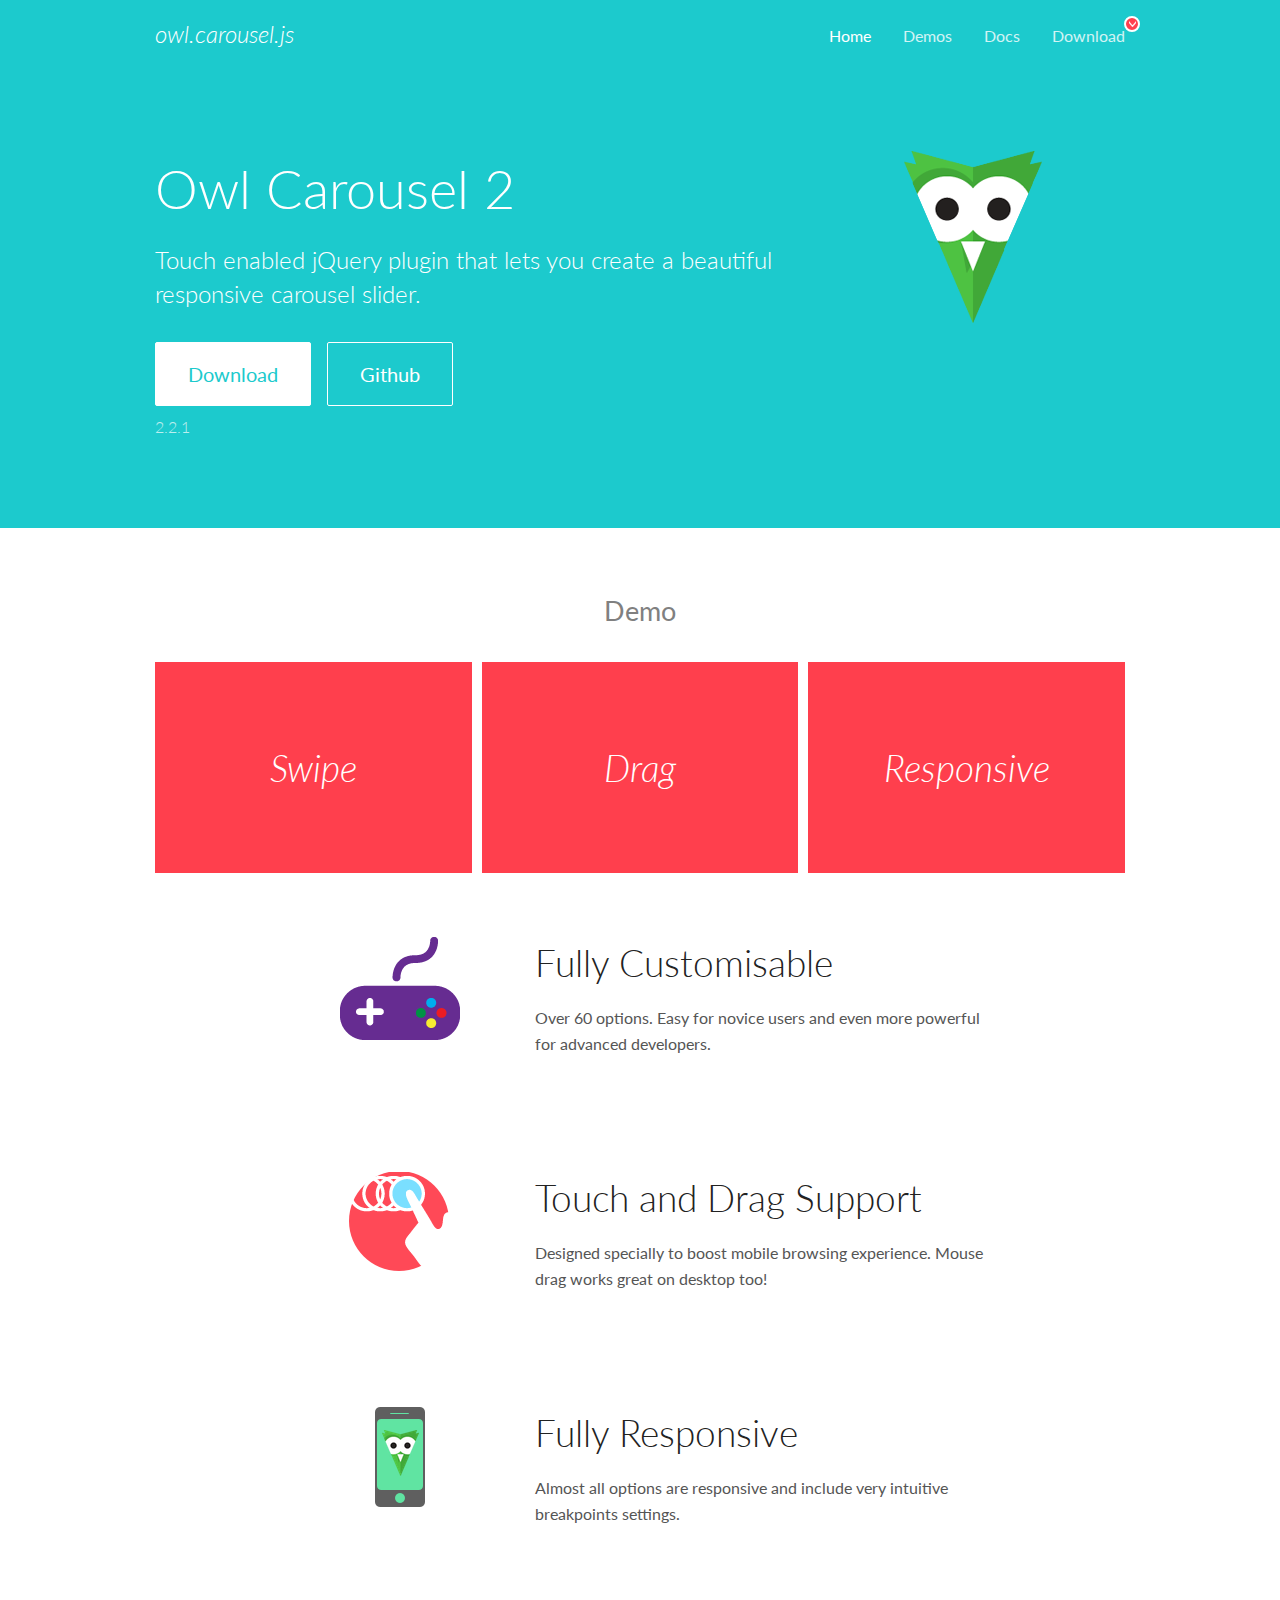
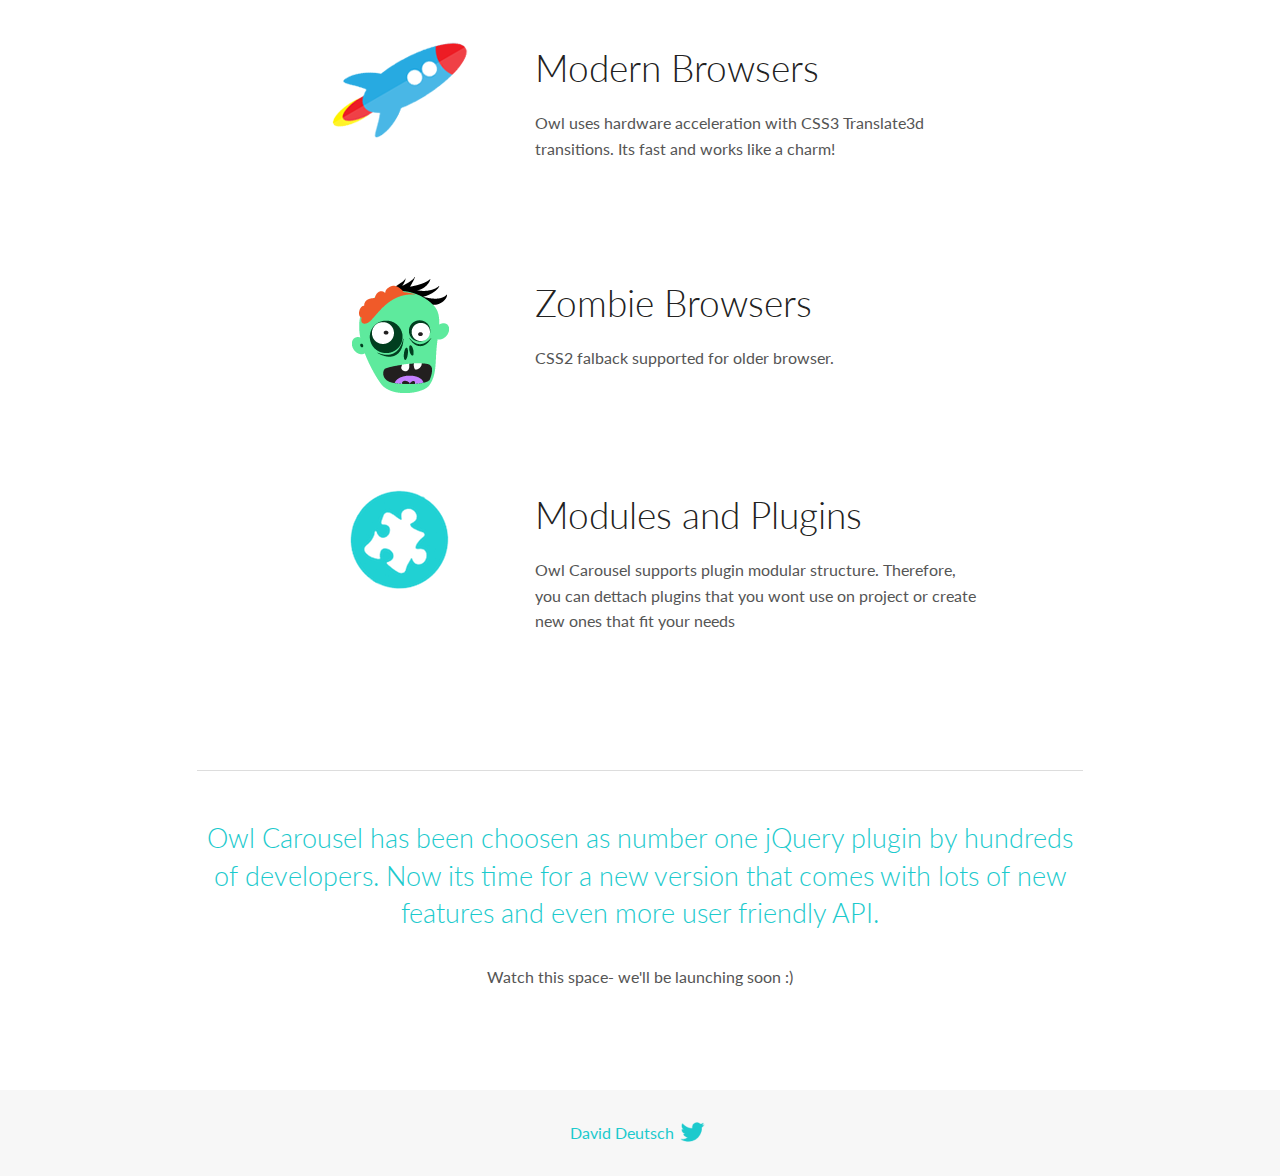
<file: assets/lib/owl.carousel/docs/index.html>
<!DOCTYPE html>
<html lang="en">
  <head>

    <!-- head -->
    <meta charset="utf-8">
    <meta name="msapplication-tap-highlight" content="no" />
    <meta name="viewport" content="width=device-width, initial-scale=1.0" />
    <meta name="description" content="Touch enabled jQuery plugin that lets you create beautiful responsive carousel slider.">
    <meta name="author" content="David Deutsch">
    <title>
      Home | Owl Carousel | 2.2.1
    </title>

    <!-- Stylesheets -->
    <link href='https://fonts.googleapis.com/css?family=Lato:300,400,700,400italic,300italic' rel='stylesheet' type='text/css'>
    <link rel="stylesheet" href="assets/css/docs.theme.min.css">

    <!-- Owl Stylesheets -->
    <link rel="stylesheet" href="assets/owlcarousel/assets/owl.carousel.min.css">
    <link rel="stylesheet" href="assets/owlcarousel/assets/owl.theme.default.min.css">

    <!-- HTML5 shim and Respond.js IE8 support of HTML5 elements and media queries -->

    <!--[if lt IE 9]>
      <script src="https://oss.maxcdn.com/libs/html5shiv/3.7.0/html5shiv.js"></script>
      <script src="https://oss.maxcdn.com/libs/respond.js/1.3.0/respond.min.js"></script>
    <![endif]-->

    <!-- Favicons -->
    <link rel="apple-touch-icon-precomposed" sizes="144x144" href="assets/ico/apple-touch-icon-144-precomposed.png">
    <link rel="shortcut icon" href="assets/ico/favicon.png">
    <link rel="shortcut icon" href="favicon.ico">

    <!-- Yeah i know js should not be in header. Its required for demos.-->

    <!-- javascript -->
    <script src="assets/vendors/jquery.min.js"></script>
    <script src="assets/owlcarousel/owl.carousel.js"></script>
  </head>
  <body>

    <!-- header -->
    <header class="header">
      <div class="row">
        <div class="large-12 columns">
          <div class="brand left">
            <h3>
              <a href="/OwlCarousel2/">owl.carousel.js</a> 
            </h3>
          </div>
          <a id="toggle-nav" class="right">
            <span></span> <span></span> <span></span> 
          </a> 
          <div class="nav-bar">
            <ul class="clearfix">
              <li class="active">
                <a href="/OwlCarousel2/index.html">Home</a> 
              </li>
              <li> <a href="/OwlCarousel2/demos/demos.html">Demos</a>  </li>
              <li> <a href="/OwlCarousel2/docs/started-welcome.html">Docs</a>  </li>
              <li>
                <a href="https://github.com/OwlCarousel2/OwlCarousel2/archive/2.2.1.zip">Download</a> 
                <span class="download"></span> 
              </li>
            </ul>
          </div>
        </div>
      </div>
    </header>

    <!-- home panel -->
    <section id="hero">
      <div class="row">
        <div class="large-8 medium-8 columns">
          <h1>Owl Carousel 2</h1>
          <h4>Touch enabled jQuery plugin that lets you create a beautiful responsive carousel slider.</h4>
          <a href="https://github.com/OwlCarousel2/OwlCarousel2/archive/2.2.1.zip" class="hero-button">Download</a> 
          <a href="https://github.com/OwlCarousel2/OwlCarousel2" class="hero-button outline">Github</a> 
          <p>2.2.1</p>
        </div>
        <div class="large-4 medium-4 columns">
          <img class="owl-logo" src="assets/img/owl-logo.png" alt="mr. Owl">
        </div>
      </div>
    </section>

    <!-- body -->
    <div class="home-demo">
      <div class="row">
        <div class="large-12 columns">
          <h3>Demo</h3>
          <div class="owl-carousel">
            <div class="item">
              <h2>Swipe</h2>
            </div>
            <div class="item">
              <h2>Drag</h2>
            </div>
            <div class="item">
              <h2>Responsive</h2>
            </div>
            <div class="item">
              <h2>CSS3</h2>
            </div>
            <div class="item">
              <h2>Fast</h2>
            </div>
            <div class="item">
              <h2>Easy</h2>
            </div>
            <div class="item">
              <h2>Free</h2>
            </div>
            <div class="item">
              <h2>Upgradable</h2>
            </div>
            <div class="item">
              <h2>Tons of options</h2>
            </div>
            <div class="item">
              <h2>Infinity</h2>
            </div>
            <div class="item">
              <h2>Auto Width</h2>
            </div>
          </div>
        </div>
      </div>
    </div>
    <script>
      var owl = $('.owl-carousel');
      owl.owlCarousel({
        margin: 10,
        loop: true,
        responsive: {
          0: {
            items: 1
          },
          600: {
            items: 2
          },
          1000: {
            items: 3
          }
        }
      })
    </script>

    <!-- features -->
    <div id="features">
      <div class="row">
        <div class="small-12 medium-9 small-centered columns">
          <section class="row feature">
            <div class="medium-4 small-12 columns">
              <img src="assets/img/feature-options.png" alt="">
            </div>
            <div class="medium-8 small-12 columns">
              <h2>Fully Customisable</h2>
              <p>Over 60 options. Easy for novice users and even more powerful for advanced developers.</p>
            </div>
          </section>
          <section class="row feature">
            <div class="medium-4 small-12 columns">
              <img src="assets/img/feature-drag.png" alt="">
            </div>
            <div class="medium-8 small-12 columns">
              <h2>Touch and Drag Support</h2>
              <p>Designed specially to boost mobile browsing experience. Mouse drag works great on desktop too!</p>
            </div>
          </section>
          <section class="row feature">
            <div class="medium-4 small-12 columns">
              <img src="assets/img/feature-responsive.png" alt="">
            </div>
            <div class="medium-8 small-12 columns">
              <h2>Fully Responsive</h2>
              <p>Almost all options are responsive and include very intuitive breakpoints settings.</p>
            </div>
          </section>
          <section class="row feature">
            <div class="medium-4 small-12 columns">
              <img src="assets/img/feature-modern.png" alt="">
            </div>
            <div class="medium-8 small-12 columns">
              <h2>Modern Browsers</h2>
              <p>Owl uses hardware acceleration with CSS3 Translate3d transitions. Its fast and works like a charm! </p>
            </div>
          </section>
          <section class="row feature">
            <div class="medium-4 small-12 columns">
              <img src="assets/img/feature-zombie.png" alt="">
            </div>
            <div class="medium-8 small-12 columns">
              <h2>Zombie Browsers</h2>
              <p>CSS2 falback supported for older browser.</p>
            </div>
          </section>
          <section class="row feature">
            <div class="medium-4 small-12 columns">
              <img src="assets/img/feature-module.png" alt="">
            </div>
            <div class="medium-8 small-12 columns">
              <h2>Modules and Plugins</h2>
              <p>Owl Carousel supports plugin modular structure. Therefore, you can dettach plugins that you wont use on project or create new ones that fit your needs</p>
            </div>
          </section>
        </div>
      </div>
    </div>

    <!-- footer -->
    <section id="teaser-text">
      <div class="row">
        <div class="small-12 medium-11 small-centered columns">
          <hr>
          <h3 id="owl-carousel-has-been-choosen-as-number-one-jquery-plugin-by-hundreds-of-developers-now-its-time-for-a-new-version-that-comes-with-lots-of-new-features-and-even-more-user-friendly-api-">Owl Carousel has been choosen as number one jQuery plugin by hundreds of developers. Now its time for a new version that comes with lots of new features and even more user friendly API.</h3>
          <p>Watch this space- we&#39;ll be launching soon :)</p>
        </div>
      </div>
    </section>

    <!-- footer -->
    <footer class="footer">
      <div class="row">
        <div class="large-12 columns">
          <h5>
            <a href="/OwlCarousel2/docs/support-contact.html">David Deutsch</a> 
            <a id="custom-tweet-button" href="https://twitter.com/share?url=https://github.com/OwlCarousel2/OwlCarousel2&text=Owl Carousel - This is so awesome! " target="_blank"></a> 
          </h5>
        </div>
      </div>
    </footer>

    <!-- vendors -->
    <script src="assets/vendors/highlight.js"></script>
    <script src="assets/js/app.js"></script>
  </body>
</html>
</file>
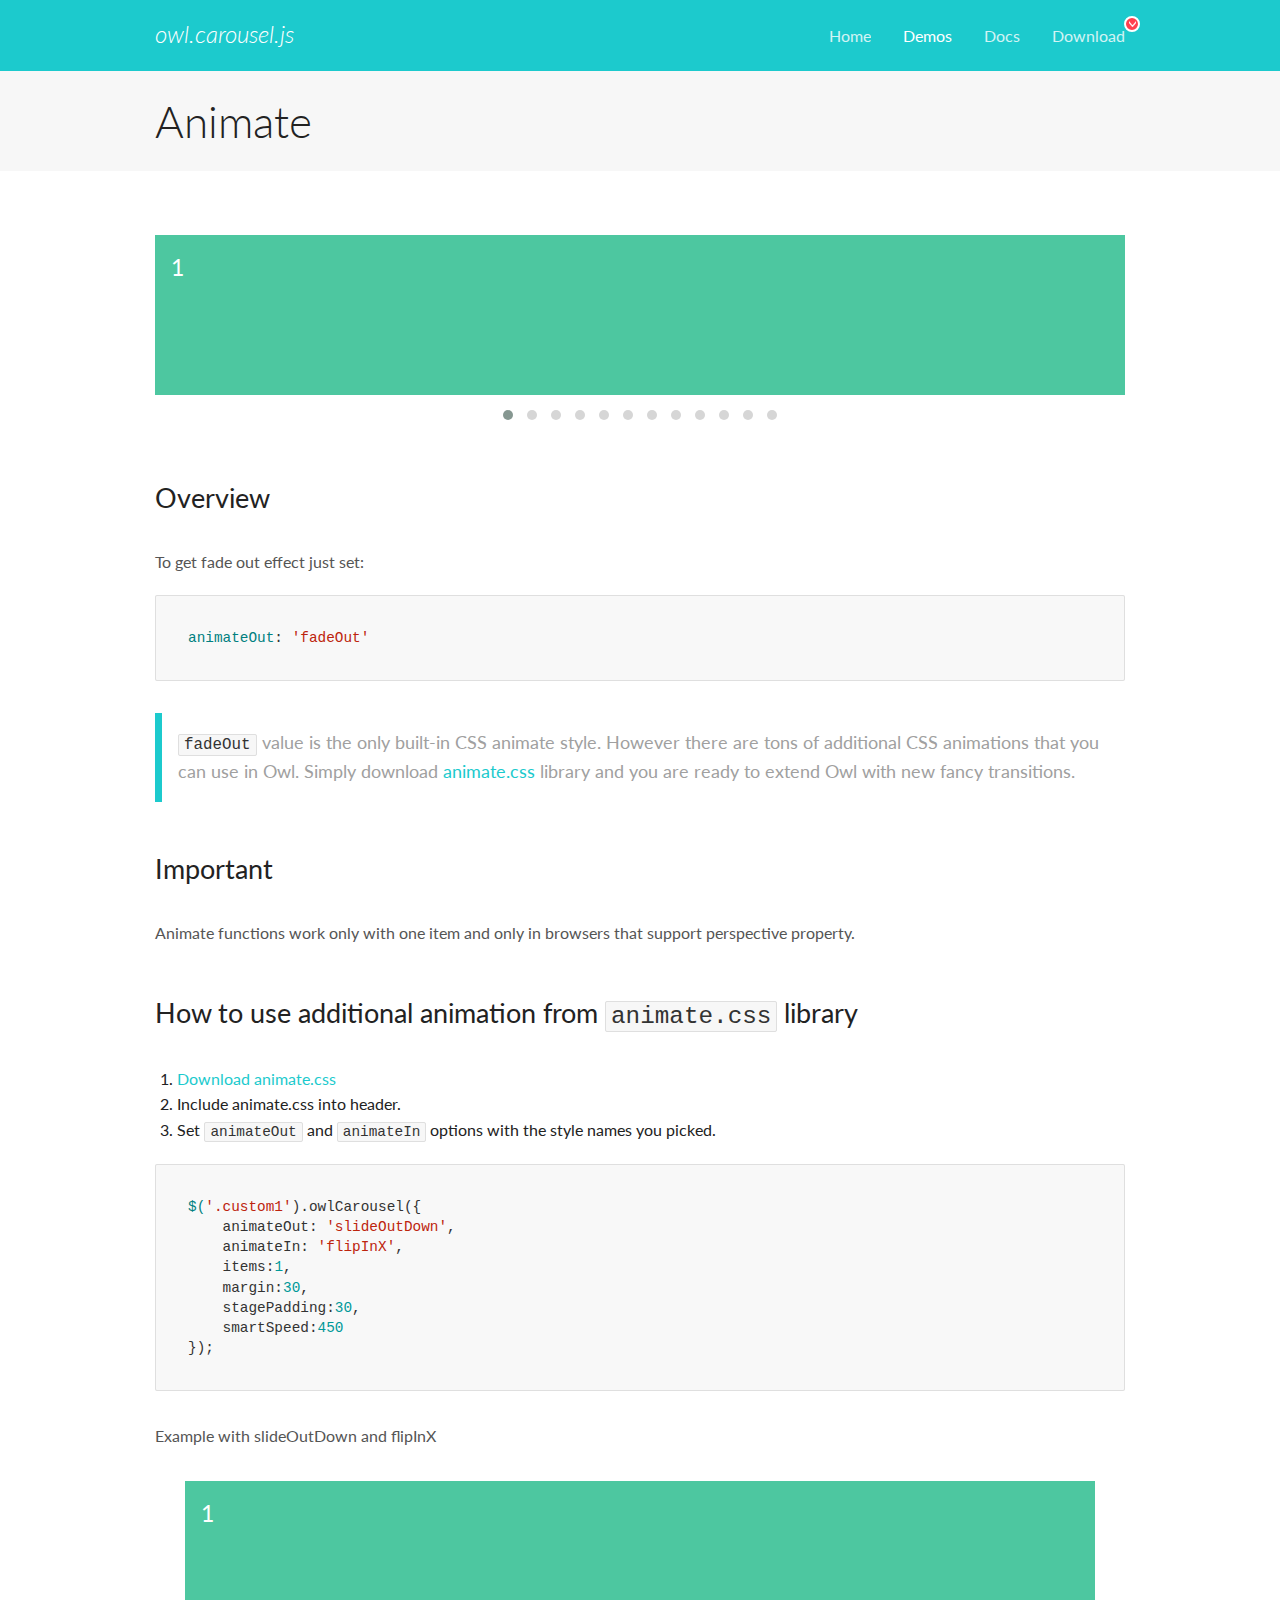
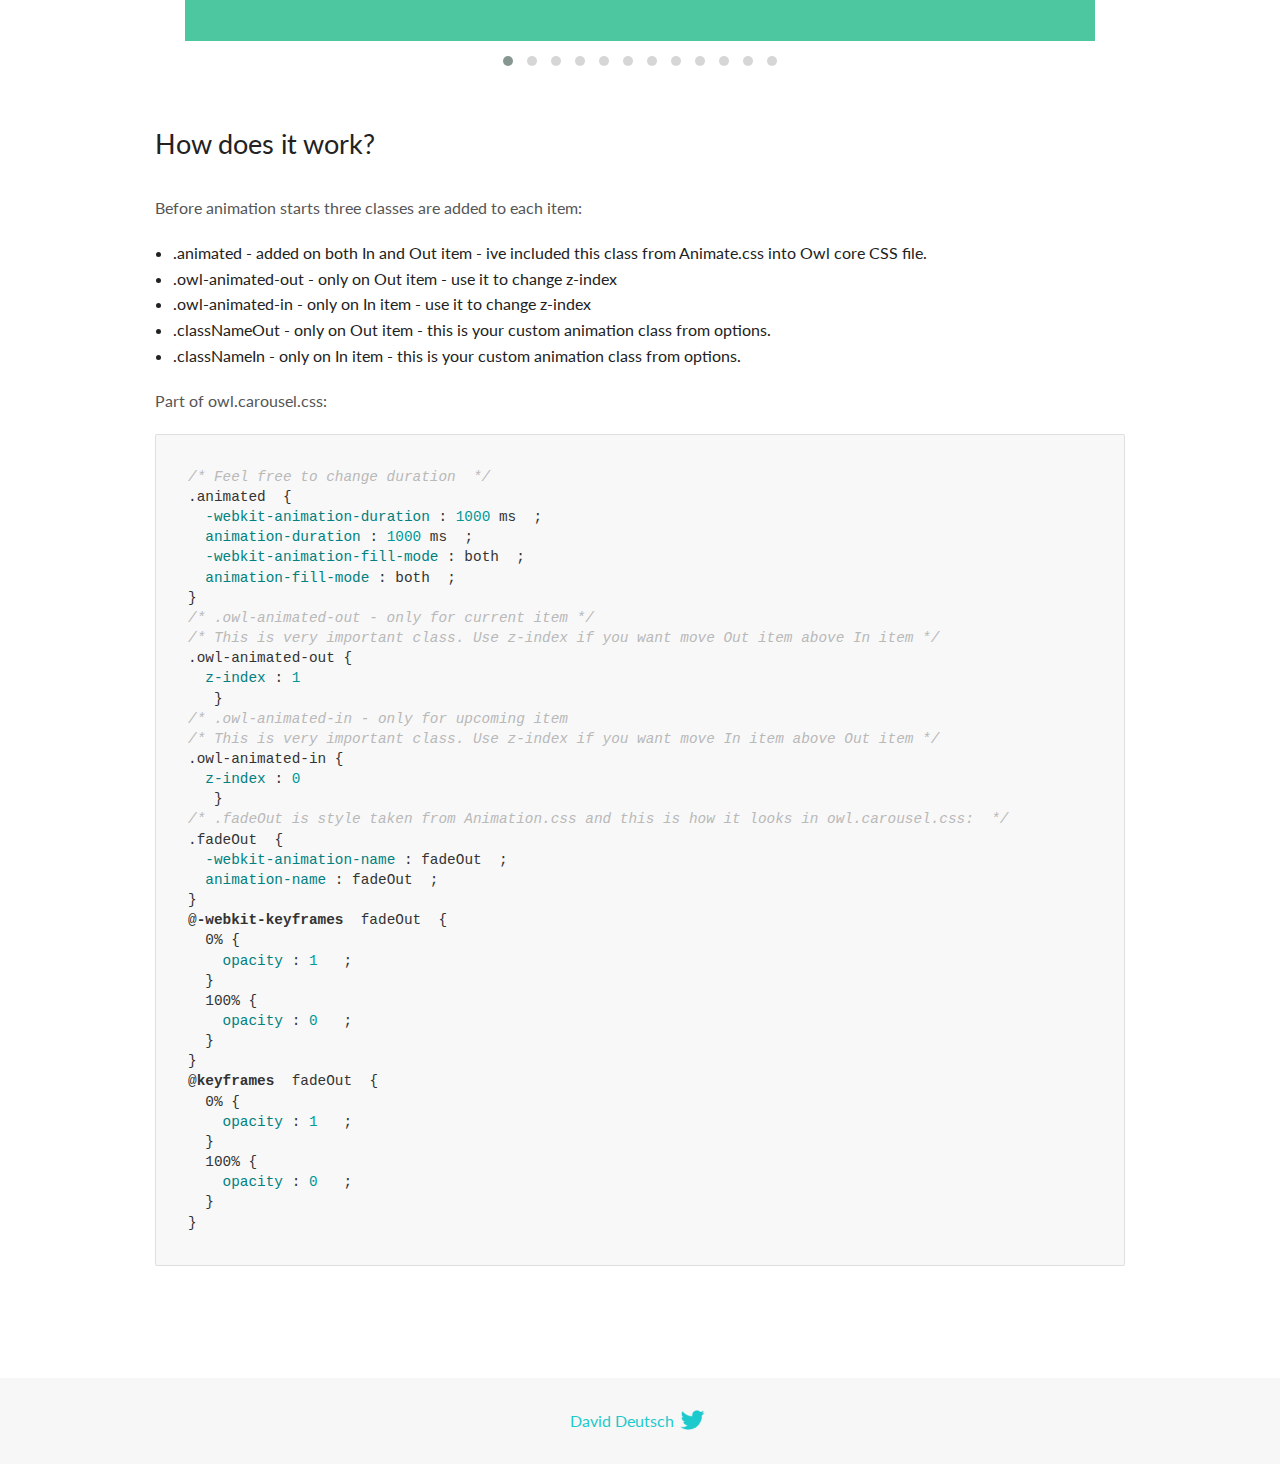
<file: assets/lib/owl.carousel/docs/demos/animate.html>
<!DOCTYPE html>
<html lang="en">
  <head>

    <!-- head -->
    <meta charset="utf-8">
    <meta name="msapplication-tap-highlight" content="no" />
    <meta name="viewport" content="width=device-width, initial-scale=1.0" />
    <meta name="description" content="Animate carousel">
    <meta name="author" content="David Deutsch">
    <title>
      Animate Demo | Owl Carousel | 2.2.1
    </title>

    <!-- Stylesheets -->
    <link href='https://fonts.googleapis.com/css?family=Lato:300,400,700,400italic,300italic' rel='stylesheet' type='text/css'>
    <link rel="stylesheet" href="../assets/css/docs.theme.min.css">

    <!-- Owl Stylesheets -->
    <link rel="stylesheet" href="../assets/owlcarousel/assets/owl.carousel.min.css">
    <link rel="stylesheet" href="../assets/owlcarousel/assets/owl.theme.default.min.css">

    <!-- HTML5 shim and Respond.js IE8 support of HTML5 elements and media queries -->

    <!--[if lt IE 9]>
      <script src="https://oss.maxcdn.com/libs/html5shiv/3.7.0/html5shiv.js"></script>
      <script src="https://oss.maxcdn.com/libs/respond.js/1.3.0/respond.min.js"></script>
    <![endif]-->

    <!-- Favicons -->
    <link rel="apple-touch-icon-precomposed" sizes="144x144" href="../assets/ico/apple-touch-icon-144-precomposed.png">
    <link rel="shortcut icon" href="../assets/ico/favicon.png">
    <link rel="shortcut icon" href="favicon.ico">

    <!-- Yeah i know js should not be in header. Its required for demos.-->

    <!-- javascript -->
    <script src="../assets/vendors/jquery.min.js"></script>
    <script src="../assets/owlcarousel/owl.carousel.js"></script>
  </head>
  <body>

    <!-- header -->
    <header class="header">
      <div class="row">
        <div class="large-12 columns">
          <div class="brand left">
            <h3>
              <a href="/OwlCarousel2/">owl.carousel.js</a> 
            </h3>
          </div>
          <a id="toggle-nav" class="right">
            <span></span> <span></span> <span></span> 
          </a> 
          <div class="nav-bar">
            <ul class="clearfix">
              <li> <a href="/OwlCarousel2/index.html">Home</a>  </li>
              <li class="active">
                <a href="/OwlCarousel2/demos/demos.html">Demos</a> 
              </li>
              <li> <a href="/OwlCarousel2/docs/started-welcome.html">Docs</a>  </li>
              <li>
                <a href="https://github.com/OwlCarousel2/OwlCarousel2/archive/2.2.1.zip">Download</a> 
                <span class="download"></span> 
              </li>
            </ul>
          </div>
        </div>
      </div>
    </header>

    <!-- title -->
    <section class="title">
      <div class="row">
        <div class="large-12 columns">
          <h1>Animate</h1>
        </div>
      </div>
    </section>

    <!--  Demos -->
    <section id="demos">
      <div class="row">
        <div class="large-12 columns">
          <div class="fadeOut owl-carousel owl-theme">
            <div class="item">
              <h4>1</h4>
            </div>
            <div class="item">
              <h4>2</h4>
            </div>
            <div class="item">
              <h4>3</h4>
            </div>
            <div class="item">
              <h4>4</h4>
            </div>
            <div class="item">
              <h4>5</h4>
            </div>
            <div class="item">
              <h4>6</h4>
            </div>
            <div class="item">
              <h4>7</h4>
            </div>
            <div class="item">
              <h4>8</h4>
            </div>
            <div class="item">
              <h4>9</h4>
            </div>
            <div class="item">
              <h4>10</h4>
            </div>
            <div class="item">
              <h4>11</h4>
            </div>
            <div class="item">
              <h4>12</h4>
            </div>
          </div>
          <h3 id="overview">Overview</h3>
          <p>To get fade out effect just set:</p>
          <pre><code>animateOut: &#39;fadeOut&#39;</code></pre>
          <blockquote>
            <p><code>fadeOut</code> value is the only built-in CSS animate style. However there are tons of additional CSS animations that you can use in Owl. Simply download
              <a href="https://daneden.github.io/animate.css/">animate.css</a>  library and you are ready to extend Owl with new fancy transitions.</p>
          </blockquote>
          <h3 id="important">Important</h3>
          <p>Animate functions work only with one item and only in browsers that support perspective property.</p>
          <h3 id="how-to-use-additional-animation-from-animate-css-library">How to use additional animation from <code>animate.css</code> library</h3>
          <ol>
            <li> <a href="https://daneden.github.io/animate.css/">Download animate.css</a>  </li>
            <li>Include animate.css into header.</li>
            <li>Set <code>animateOut</code> and <code>animateIn</code> options with the style names you picked.</li>
          </ol>
          <pre><code>$(&#39;.custom1&#39;).owlCarousel({
    animateOut: &#39;slideOutDown&#39;,
    animateIn: &#39;flipInX&#39;,
    items:1,
    margin:30,
    stagePadding:30,
    smartSpeed:450
});</code></pre>
          <p>Example with slideOutDown and flipInX</p>
          <div class="custom1 owl-carousel owl-theme">
            <div class="item">
              <h4>1</h4>
            </div>
            <div class="item">
              <h4>2</h4>
            </div>
            <div class="item">
              <h4>3</h4>
            </div>
            <div class="item">
              <h4>4</h4>
            </div>
            <div class="item">
              <h4>5</h4>
            </div>
            <div class="item">
              <h4>6</h4>
            </div>
            <div class="item">
              <h4>7</h4>
            </div>
            <div class="item">
              <h4>8</h4>
            </div>
            <div class="item">
              <h4>9</h4>
            </div>
            <div class="item">
              <h4>10</h4>
            </div>
            <div class="item">
              <h4>11</h4>
            </div>
            <div class="item">
              <h4>12</h4>
            </div>
          </div>
          <h3 id="how-does-it-work-">How does it work?</h3>
          <p>Before animation starts three classes are added to each item:</p>
          <ul>
            <li>.animated - added on both In and Out item - ive included this class from Animate.css into Owl core CSS file.</li>
            <li>.owl-animated-out - only on Out item - use it to change z-index</li>
            <li>.owl-animated-in - only on In item - use it to change z-index</li>
            <li>.classNameOut - only on Out item - this is your custom animation class from options.</li>
            <li>.classNameIn - only on In item - this is your custom animation class from options.</li>
          </ul>
          <p>Part of owl.carousel.css:</p>
          <pre><code class="language-css"><span class="comment">/* Feel free to change duration  */</span> 
<span class="class">.animated</span>  <span class="rules">{
  <span class="rule"><span class="attribute">-webkit-animation-duration</span> :<span class="value"> <span class="number">1000</span> ms</span> </span> ;
  <span class="rule"><span class="attribute">animation-duration</span> :<span class="value"> <span class="number">1000</span> ms</span> </span> ;
  <span class="rule"><span class="attribute">-webkit-animation-fill-mode</span> :<span class="value"> both</span> </span> ;
  <span class="rule"><span class="attribute">animation-fill-mode</span> :<span class="value"> both</span> </span> ;
<span class="rule">}</span> </span> 
<span class="comment">/* .owl-animated-out - only for current item */</span> 
<span class="comment">/* This is very important class. Use z-index if you want move Out item above In item */</span> 
<span class="class">.owl-animated-out</span> <span class="rules">{
  <span class="rule"><span class="attribute">z-index</span> :<span class="value"> <span class="number">1</span> 
</span> </span> </span> }
<span class="comment">/* .owl-animated-in - only for upcoming item
/* This is very important class. Use z-index if you want move In item above Out item */</span> 
<span class="class">.owl-animated-in</span> <span class="rules">{
  <span class="rule"><span class="attribute">z-index</span> :<span class="value"> <span class="number">0</span> 
</span> </span> </span> }
<span class="comment">/* .fadeOut is style taken from Animation.css and this is how it looks in owl.carousel.css:  */</span> 
<span class="class">.fadeOut</span>  <span class="rules">{
  <span class="rule"><span class="attribute">-webkit-animation-name</span> :<span class="value"> fadeOut</span> </span> ;
  <span class="rule"><span class="attribute">animation-name</span> :<span class="value"> fadeOut</span> </span> ;
<span class="rule">}</span> </span> 
<span class="at_rule">@<span class="keyword">-webkit-keyframes</span>  fadeOut </span> {
  0% <span class="rules">{
    <span class="rule"><span class="attribute">opacity</span> :<span class="value"> <span class="number">1</span> </span> </span> ;
  <span class="rule">}</span> </span> 
  100% <span class="rules">{
    <span class="rule"><span class="attribute">opacity</span> :<span class="value"> <span class="number">0</span> </span> </span> ;
  <span class="rule">}</span> </span> 
}
<span class="at_rule">@<span class="keyword">keyframes</span>  fadeOut </span> {
  0% <span class="rules">{
    <span class="rule"><span class="attribute">opacity</span> :<span class="value"> <span class="number">1</span> </span> </span> ;
  <span class="rule">}</span> </span> 
  100% <span class="rules">{
    <span class="rule"><span class="attribute">opacity</span> :<span class="value"> <span class="number">0</span> </span> </span> ;
  <span class="rule">}</span> </span> 
}</code></pre>
          <link rel="stylesheet" href="../assets/css/animate.css">
          <script>
            jQuery(document).ready(function($) {
              $('.fadeOut').owlCarousel({
                items: 1,
                animateOut: 'fadeOut',
                loop: true,
                margin: 10,
              });
              $('.custom1').owlCarousel({
                animateOut: 'slideOutDown',
                animateIn: 'flipInX',
                items: 1,
                margin: 30,
                stagePadding: 30,
                smartSpeed: 450
              });
            });
          </script>
        </div>
      </div>
    </section>

    <!-- footer -->
    <footer class="footer">
      <div class="row">
        <div class="large-12 columns">
          <h5>
            <a href="/OwlCarousel2/docs/support-contact.html">David Deutsch</a> 
            <a id="custom-tweet-button" href="https://twitter.com/share?url=https://github.com/OwlCarousel2/OwlCarousel2&text=Owl Carousel - This is so awesome! " target="_blank"></a> 
          </h5>
        </div>
      </div>
    </footer>

    <!-- vendors -->
    <script src="../assets/vendors/highlight.js"></script>
    <script src="../assets/js/app.js"></script>
  </body>
</html>
</file>
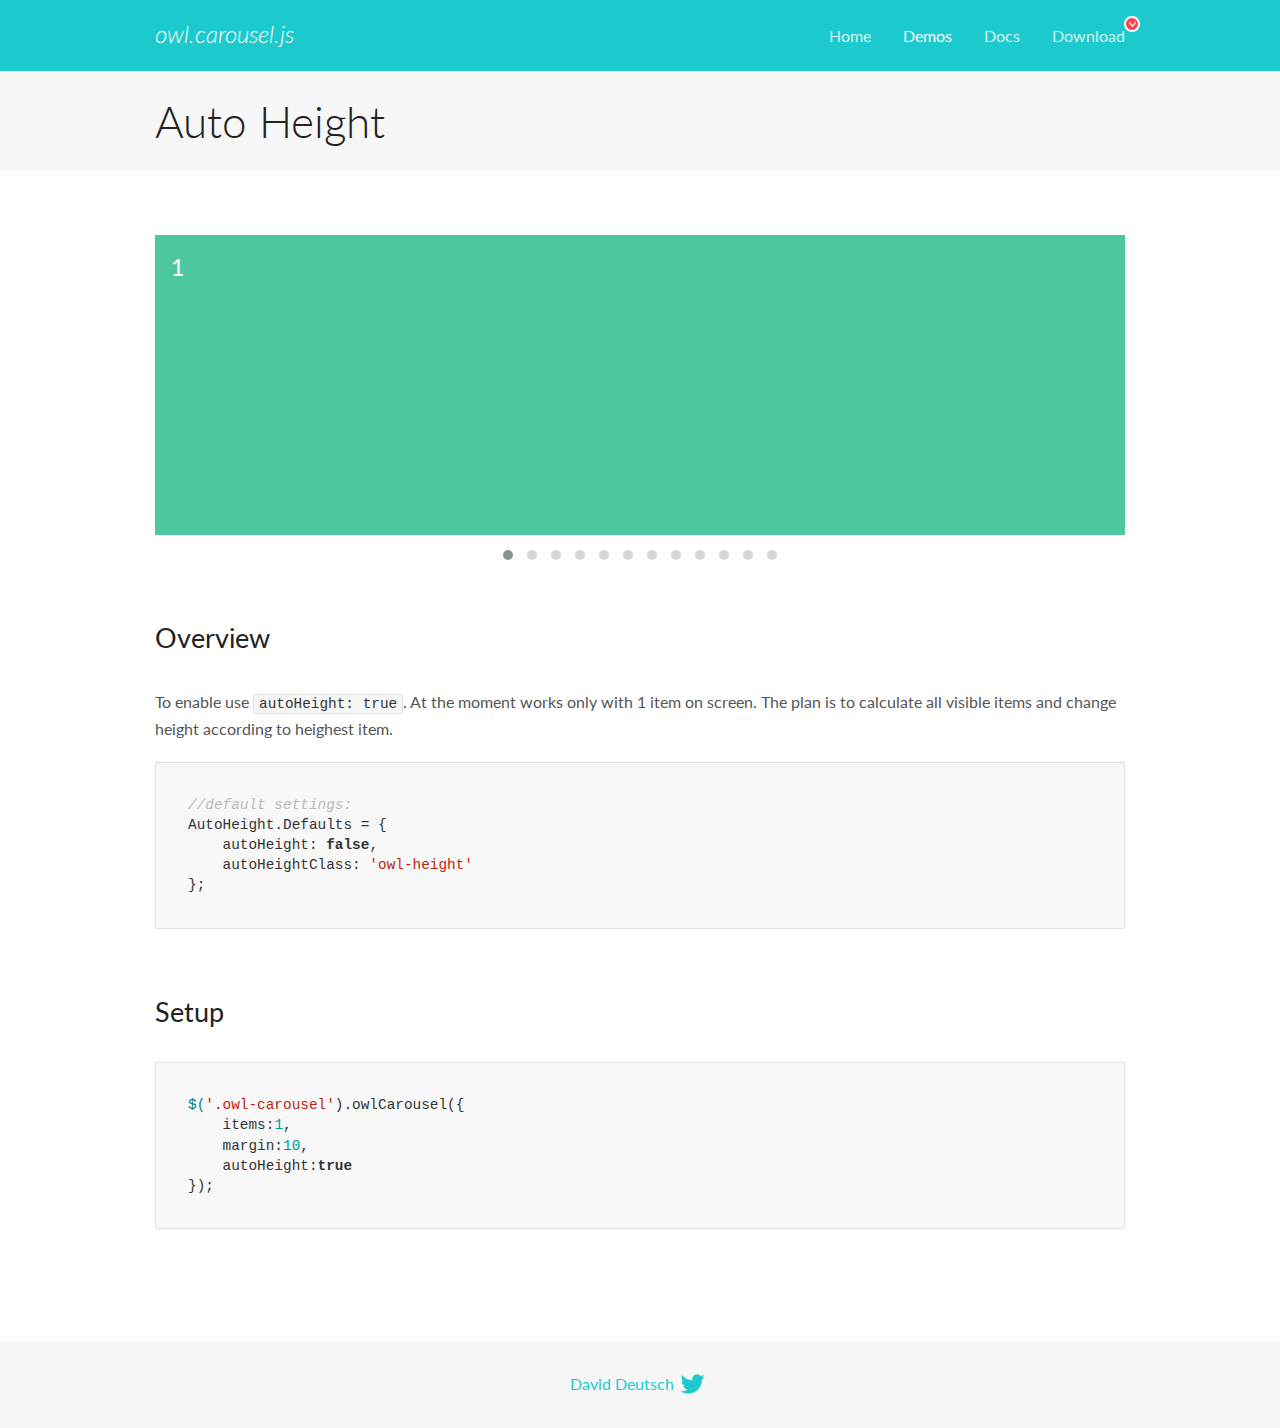
<file: assets/lib/owl.carousel/docs/demos/autoheight.html>
<!DOCTYPE html>
<html lang="en">
  <head>

    <!-- head -->
    <meta charset="utf-8">
    <meta name="msapplication-tap-highlight" content="no" />
    <meta name="viewport" content="width=device-width, initial-scale=1.0" />
    <meta name="description" content="autoHeight usage demo">
    <meta name="author" content="David Deutsch">
    <title>
      Auto Height Demo | Owl Carousel | 2.2.1
    </title>

    <!-- Stylesheets -->
    <link href='https://fonts.googleapis.com/css?family=Lato:300,400,700,400italic,300italic' rel='stylesheet' type='text/css'>
    <link rel="stylesheet" href="../assets/css/docs.theme.min.css">

    <!-- Owl Stylesheets -->
    <link rel="stylesheet" href="../assets/owlcarousel/assets/owl.carousel.min.css">
    <link rel="stylesheet" href="../assets/owlcarousel/assets/owl.theme.default.min.css">

    <!-- HTML5 shim and Respond.js IE8 support of HTML5 elements and media queries -->

    <!--[if lt IE 9]>
      <script src="https://oss.maxcdn.com/libs/html5shiv/3.7.0/html5shiv.js"></script>
      <script src="https://oss.maxcdn.com/libs/respond.js/1.3.0/respond.min.js"></script>
    <![endif]-->

    <!-- Favicons -->
    <link rel="apple-touch-icon-precomposed" sizes="144x144" href="../assets/ico/apple-touch-icon-144-precomposed.png">
    <link rel="shortcut icon" href="../assets/ico/favicon.png">
    <link rel="shortcut icon" href="favicon.ico">

    <!-- Yeah i know js should not be in header. Its required for demos.-->

    <!-- javascript -->
    <script src="../assets/vendors/jquery.min.js"></script>
    <script src="../assets/owlcarousel/owl.carousel.js"></script>
  </head>
  <body>

    <!-- header -->
    <header class="header">
      <div class="row">
        <div class="large-12 columns">
          <div class="brand left">
            <h3>
              <a href="/OwlCarousel2/">owl.carousel.js</a> 
            </h3>
          </div>
          <a id="toggle-nav" class="right">
            <span></span> <span></span> <span></span> 
          </a> 
          <div class="nav-bar">
            <ul class="clearfix">
              <li> <a href="/OwlCarousel2/index.html">Home</a>  </li>
              <li class="active">
                <a href="/OwlCarousel2/demos/demos.html">Demos</a> 
              </li>
              <li> <a href="/OwlCarousel2/docs/started-welcome.html">Docs</a>  </li>
              <li>
                <a href="https://github.com/OwlCarousel2/OwlCarousel2/archive/2.2.1.zip">Download</a> 
                <span class="download"></span> 
              </li>
            </ul>
          </div>
        </div>
      </div>
    </header>

    <!-- title -->
    <section class="title">
      <div class="row">
        <div class="large-12 columns">
          <h1>Auto Height</h1>
        </div>
      </div>
    </section>

    <!--  Demos -->
    <section id="demos">
      <div class="row">
        <div class="large-12 columns">
          <div class="owl-carousel owl-theme">
            <div class="item" style="height:300px">
              <h4>1</h4>
            </div>
            <div class="item" style="height:100px">
              <h4>2</h4>
            </div>
            <div class="item" style="height:500px">
              <h4>3</h4>
            </div>
            <div class="item" style="height:250px">
              <h4>4</h4>
            </div>
            <div class="item" style="height:400px">
              <h4>5</h4>
            </div>
            <div class="item" style="height:500px">
              <h4>6</h4>
            </div>
            <div class="item" style="height:600px">
              <h4>7</h4>
            </div>
            <div class="item" style="height:400px">
              <h4>8</h4>
            </div>
            <div class="item" style="height:300px">
              <h4>9</h4>
            </div>
            <div class="item" style="height:350px">
              <h4>10</h4>
            </div>
            <div class="item" style="height:200px">
              <h4>11</h4>
            </div>
            <div class="item" style="height:150px">
              <h4>12</h4>
            </div>
          </div>
          <h3 id="overview">Overview</h3>
          <p>To enable use <code>autoHeight: true</code>. At the moment works only with 1 item on screen. The plan is to calculate all visible items and change height according to heighest item.</p>
          <pre><code>//default settings:
AutoHeight.Defaults = {
    autoHeight: false,
    autoHeightClass: &#39;owl-height&#39;
};</code></pre>
          <h3 id="setup">Setup</h3>
          <pre><code>$(&#39;.owl-carousel&#39;).owlCarousel({
    items:1,
    margin:10,
    autoHeight:true
});</code></pre>
          <script>
            $(document).ready(function() {
              $('.owl-carousel').owlCarousel({
                items: 1,
                margin: 10,
                autoHeight: true
              });
            })
          </script>
        </div>
      </div>
    </section>

    <!-- footer -->
    <footer class="footer">
      <div class="row">
        <div class="large-12 columns">
          <h5>
            <a href="/OwlCarousel2/docs/support-contact.html">David Deutsch</a> 
            <a id="custom-tweet-button" href="https://twitter.com/share?url=https://github.com/OwlCarousel2/OwlCarousel2&text=Owl Carousel - This is so awesome! " target="_blank"></a> 
          </h5>
        </div>
      </div>
    </footer>

    <!-- vendors -->
    <script src="../assets/vendors/highlight.js"></script>
    <script src="../assets/js/app.js"></script>
  </body>
</html>
</file>
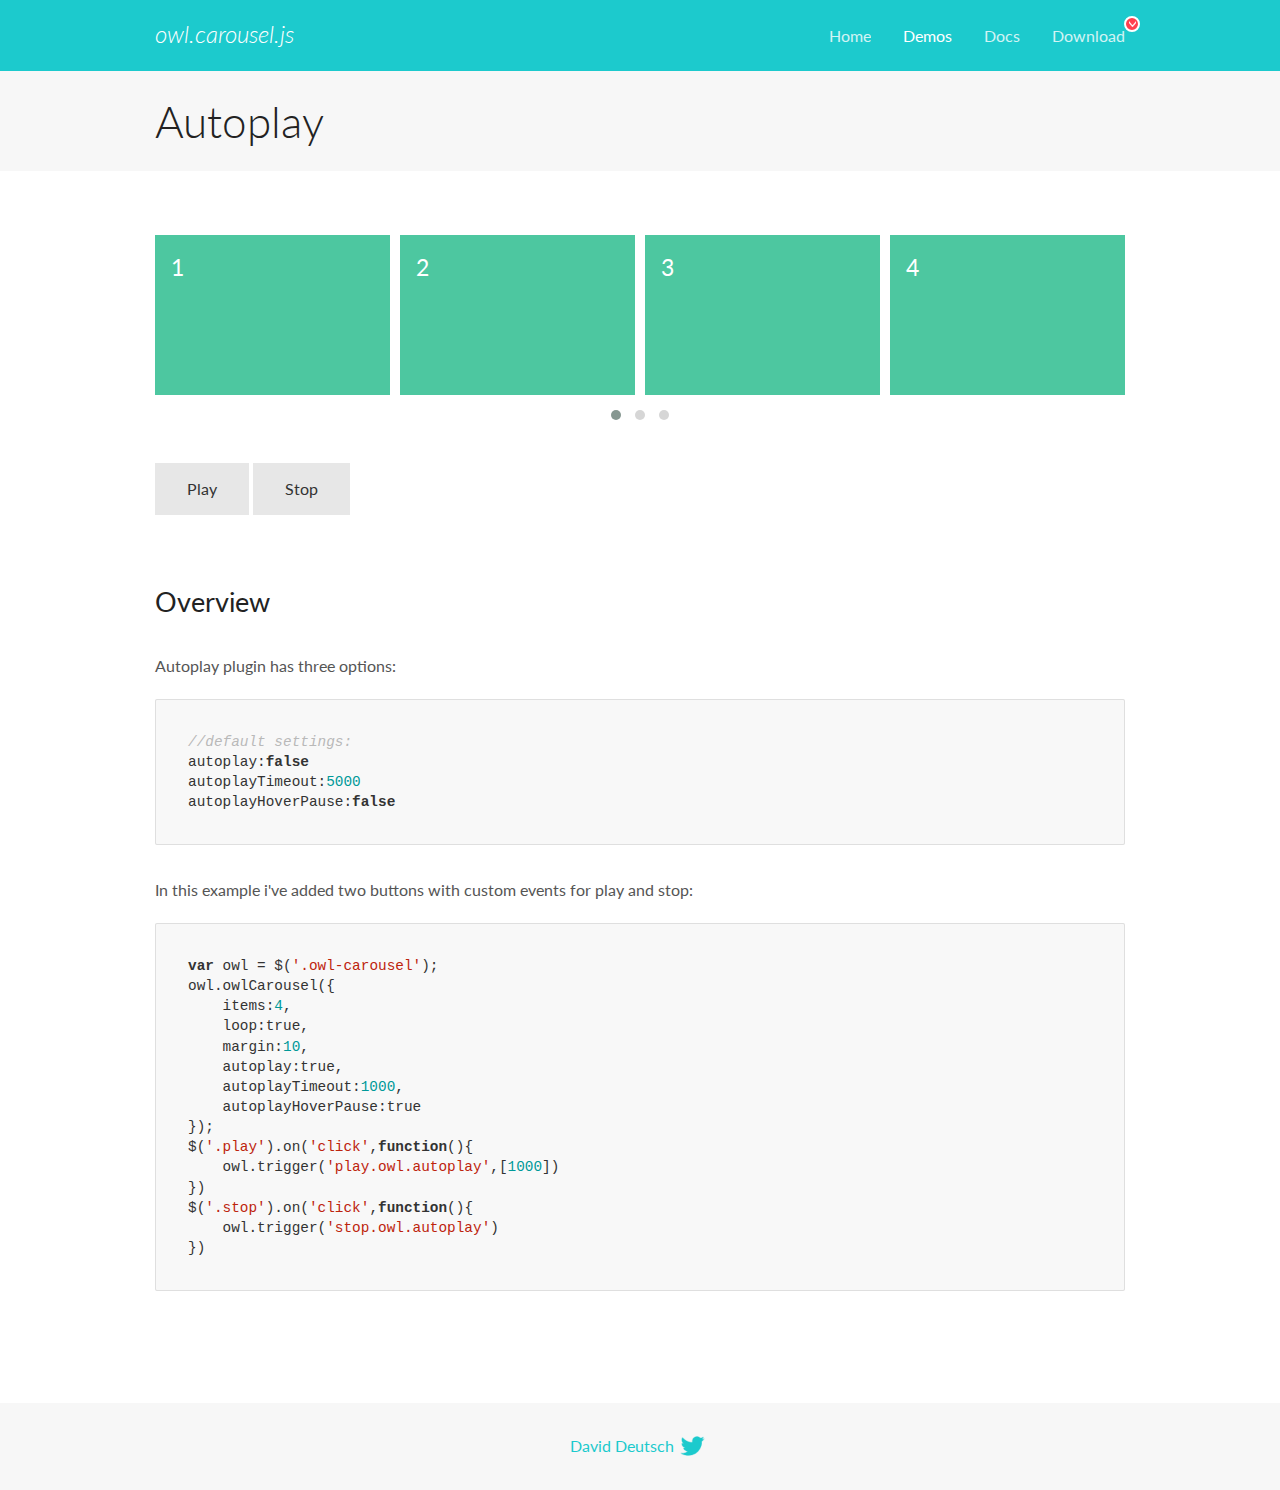
<file: assets/lib/owl.carousel/docs/demos/autoplay.html>
<!DOCTYPE html>
<html lang="en">
  <head>

    <!-- head -->
    <meta charset="utf-8">
    <meta name="msapplication-tap-highlight" content="no" />
    <meta name="viewport" content="width=device-width, initial-scale=1.0" />
    <meta name="description" content="Autoplay usage demo">
    <meta name="author" content="David Deutsch">
    <title>
      Autoplay Demo | Owl Carousel | 2.2.1
    </title>

    <!-- Stylesheets -->
    <link href='https://fonts.googleapis.com/css?family=Lato:300,400,700,400italic,300italic' rel='stylesheet' type='text/css'>
    <link rel="stylesheet" href="../assets/css/docs.theme.min.css">

    <!-- Owl Stylesheets -->
    <link rel="stylesheet" href="../assets/owlcarousel/assets/owl.carousel.min.css">
    <link rel="stylesheet" href="../assets/owlcarousel/assets/owl.theme.default.min.css">

    <!-- HTML5 shim and Respond.js IE8 support of HTML5 elements and media queries -->

    <!--[if lt IE 9]>
      <script src="https://oss.maxcdn.com/libs/html5shiv/3.7.0/html5shiv.js"></script>
      <script src="https://oss.maxcdn.com/libs/respond.js/1.3.0/respond.min.js"></script>
    <![endif]-->

    <!-- Favicons -->
    <link rel="apple-touch-icon-precomposed" sizes="144x144" href="../assets/ico/apple-touch-icon-144-precomposed.png">
    <link rel="shortcut icon" href="../assets/ico/favicon.png">
    <link rel="shortcut icon" href="favicon.ico">

    <!-- Yeah i know js should not be in header. Its required for demos.-->

    <!-- javascript -->
    <script src="../assets/vendors/jquery.min.js"></script>
    <script src="../assets/owlcarousel/owl.carousel.js"></script>
  </head>
  <body>

    <!-- header -->
    <header class="header">
      <div class="row">
        <div class="large-12 columns">
          <div class="brand left">
            <h3>
              <a href="/OwlCarousel2/">owl.carousel.js</a> 
            </h3>
          </div>
          <a id="toggle-nav" class="right">
            <span></span> <span></span> <span></span> 
          </a> 
          <div class="nav-bar">
            <ul class="clearfix">
              <li> <a href="/OwlCarousel2/index.html">Home</a>  </li>
              <li class="active">
                <a href="/OwlCarousel2/demos/demos.html">Demos</a> 
              </li>
              <li> <a href="/OwlCarousel2/docs/started-welcome.html">Docs</a>  </li>
              <li>
                <a href="https://github.com/OwlCarousel2/OwlCarousel2/archive/2.2.1.zip">Download</a> 
                <span class="download"></span> 
              </li>
            </ul>
          </div>
        </div>
      </div>
    </header>

    <!-- title -->
    <section class="title">
      <div class="row">
        <div class="large-12 columns">
          <h1>Autoplay</h1>
        </div>
      </div>
    </section>

    <!--  Demos -->
    <section id="demos">
      <div class="row">
        <div class="large-12 columns">
          <div class="owl-carousel owl-theme">
            <div class="item">
              <h4>1</h4>
            </div>
            <div class="item">
              <h4>2</h4>
            </div>
            <div class="item">
              <h4>3</h4>
            </div>
            <div class="item">
              <h4>4</h4>
            </div>
            <div class="item">
              <h4>5</h4>
            </div>
            <div class="item">
              <h4>6</h4>
            </div>
            <div class="item">
              <h4>7</h4>
            </div>
            <div class="item">
              <h4>8</h4>
            </div>
            <div class="item">
              <h4>9</h4>
            </div>
            <div class="item">
              <h4>10</h4>
            </div>
            <div class="item">
              <h4>11</h4>
            </div>
            <div class="item">
              <h4>12</h4>
            </div>
          </div>
          <a class="button secondary play">Play</a> 
          <a class="button secondary stop">Stop</a> 
          <h3 id="overview">Overview</h3>
          <p>Autoplay plugin has three options:</p>
          <pre><code>//default settings:
autoplay:false
autoplayTimeout:5000
autoplayHoverPause:false</code></pre>
          <p>In this example i&#39;ve added two buttons with custom events for play and stop:</p>
          <pre><code>var owl = $(&#39;.owl-carousel&#39;);
owl.owlCarousel({
    items:4,
    loop:true,
    margin:10,
    autoplay:true,
    autoplayTimeout:1000,
    autoplayHoverPause:true
});
$(&#39;.play&#39;).on(&#39;click&#39;,function(){
    owl.trigger(&#39;play.owl.autoplay&#39;,[1000])
})
$(&#39;.stop&#39;).on(&#39;click&#39;,function(){
    owl.trigger(&#39;stop.owl.autoplay&#39;)
})</code></pre>
          <script>
            $(document).ready(function() {
              var owl = $('.owl-carousel');
              owl.owlCarousel({
                items: 4,
                loop: true,
                margin: 10,
                autoplay: true,
                autoplayTimeout: 1000,
                autoplayHoverPause: true
              });
              $('.play').on('click', function() {
                owl.trigger('play.owl.autoplay', [1000])
              })
              $('.stop').on('click', function() {
                owl.trigger('stop.owl.autoplay')
              })
            })
          </script>
        </div>
      </div>
    </section>

    <!-- footer -->
    <footer class="footer">
      <div class="row">
        <div class="large-12 columns">
          <h5>
            <a href="/OwlCarousel2/docs/support-contact.html">David Deutsch</a> 
            <a id="custom-tweet-button" href="https://twitter.com/share?url=https://github.com/OwlCarousel2/OwlCarousel2&text=Owl Carousel - This is so awesome! " target="_blank"></a> 
          </h5>
        </div>
      </div>
    </footer>

    <!-- vendors -->
    <script src="../assets/vendors/highlight.js"></script>
    <script src="../assets/js/app.js"></script>
  </body>
</html>
</file>
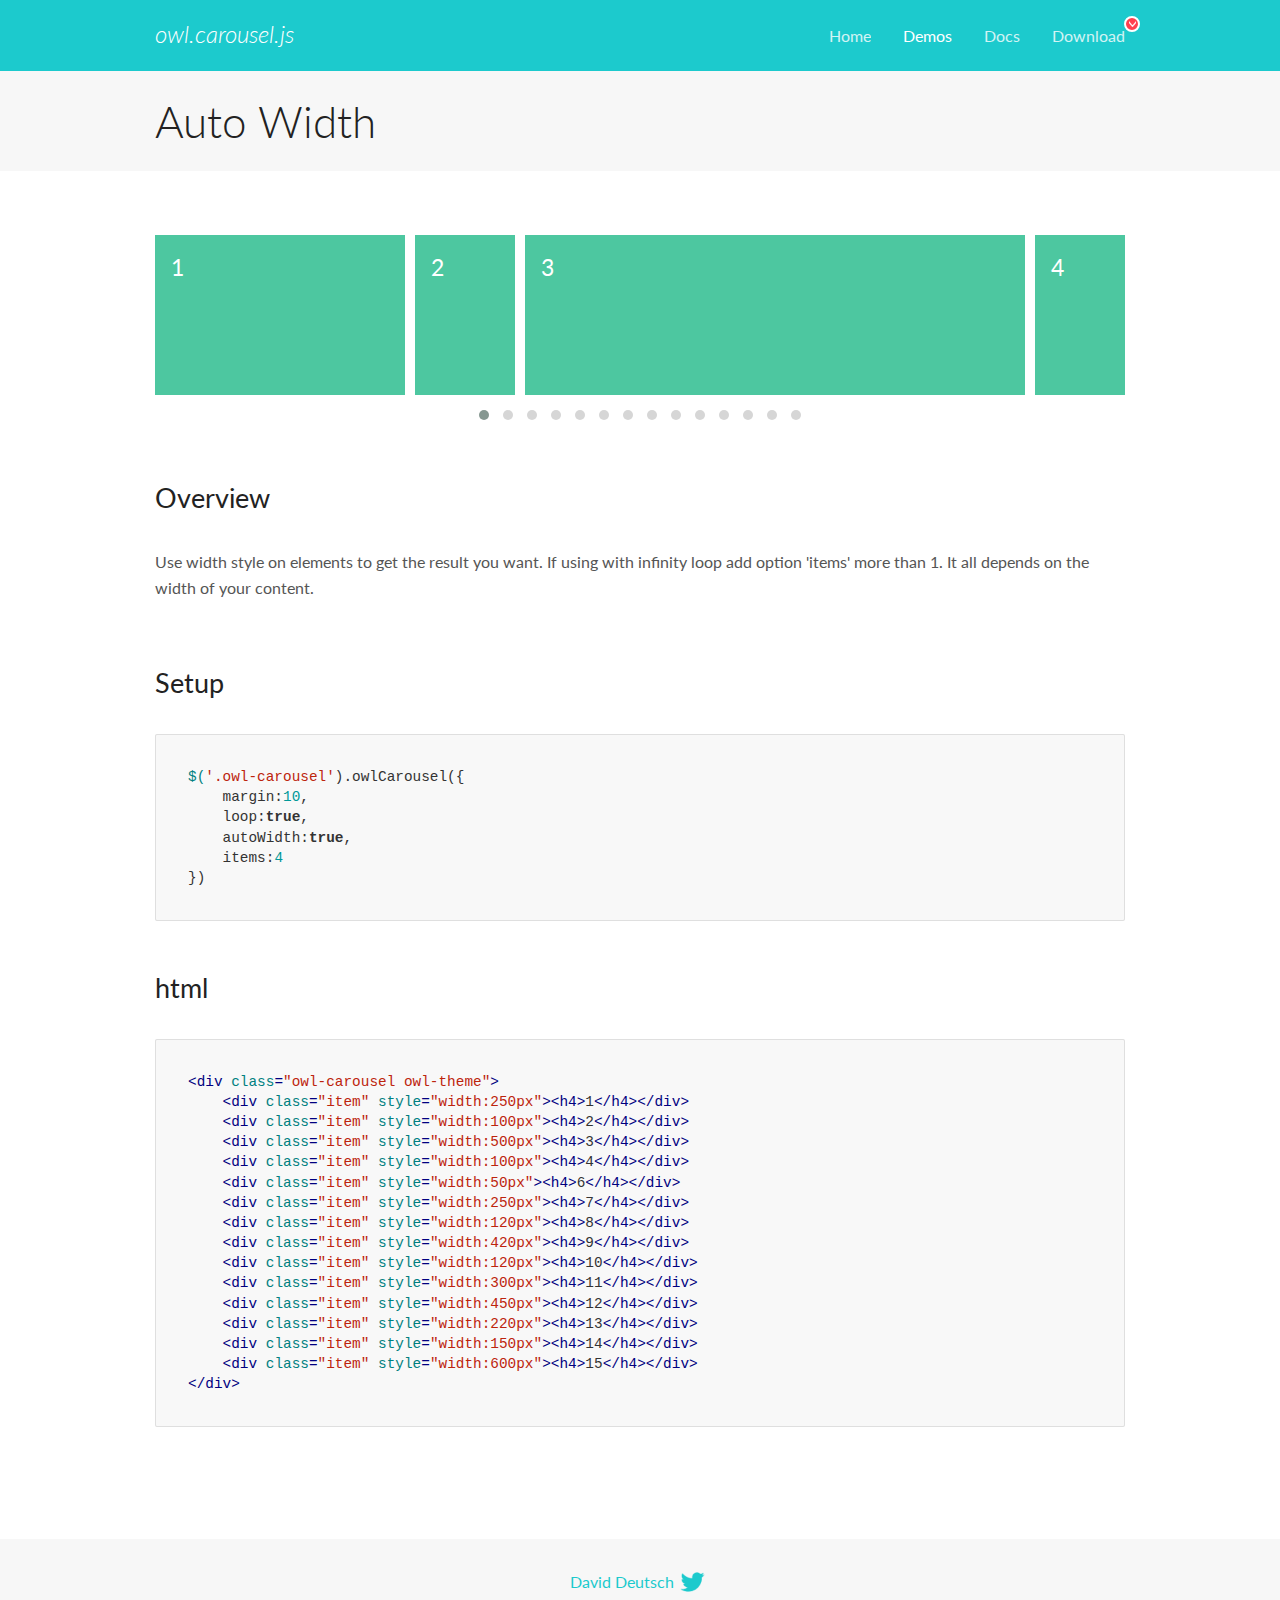
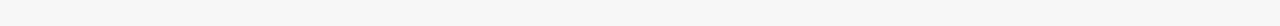
<file: assets/lib/owl.carousel/docs/demos/autowidth.html>
<!DOCTYPE html>
<html lang="en">
  <head>

    <!-- head -->
    <meta charset="utf-8">
    <meta name="msapplication-tap-highlight" content="no" />
    <meta name="viewport" content="width=device-width, initial-scale=1.0" />
    <meta name="description" content="Auto Width">
    <meta name="author" content="David Deutsch">
    <title>
      Auto Width Demo | Owl Carousel | 2.2.1
    </title>

    <!-- Stylesheets -->
    <link href='https://fonts.googleapis.com/css?family=Lato:300,400,700,400italic,300italic' rel='stylesheet' type='text/css'>
    <link rel="stylesheet" href="../assets/css/docs.theme.min.css">

    <!-- Owl Stylesheets -->
    <link rel="stylesheet" href="../assets/owlcarousel/assets/owl.carousel.min.css">
    <link rel="stylesheet" href="../assets/owlcarousel/assets/owl.theme.default.min.css">

    <!-- HTML5 shim and Respond.js IE8 support of HTML5 elements and media queries -->

    <!--[if lt IE 9]>
      <script src="https://oss.maxcdn.com/libs/html5shiv/3.7.0/html5shiv.js"></script>
      <script src="https://oss.maxcdn.com/libs/respond.js/1.3.0/respond.min.js"></script>
    <![endif]-->

    <!-- Favicons -->
    <link rel="apple-touch-icon-precomposed" sizes="144x144" href="../assets/ico/apple-touch-icon-144-precomposed.png">
    <link rel="shortcut icon" href="../assets/ico/favicon.png">
    <link rel="shortcut icon" href="favicon.ico">

    <!-- Yeah i know js should not be in header. Its required for demos.-->

    <!-- javascript -->
    <script src="../assets/vendors/jquery.min.js"></script>
    <script src="../assets/owlcarousel/owl.carousel.js"></script>
  </head>
  <body>

    <!-- header -->
    <header class="header">
      <div class="row">
        <div class="large-12 columns">
          <div class="brand left">
            <h3>
              <a href="/OwlCarousel2/">owl.carousel.js</a> 
            </h3>
          </div>
          <a id="toggle-nav" class="right">
            <span></span> <span></span> <span></span> 
          </a> 
          <div class="nav-bar">
            <ul class="clearfix">
              <li> <a href="/OwlCarousel2/index.html">Home</a>  </li>
              <li class="active">
                <a href="/OwlCarousel2/demos/demos.html">Demos</a> 
              </li>
              <li> <a href="/OwlCarousel2/docs/started-welcome.html">Docs</a>  </li>
              <li>
                <a href="https://github.com/OwlCarousel2/OwlCarousel2/archive/2.2.1.zip">Download</a> 
                <span class="download"></span> 
              </li>
            </ul>
          </div>
        </div>
      </div>
    </header>

    <!-- title -->
    <section class="title">
      <div class="row">
        <div class="large-12 columns">
          <h1>Auto Width</h1>
        </div>
      </div>
    </section>

    <!--  Demos -->
    <section id="demos">
      <div class="row">
        <div class="large-12 columns">
          <div class="owl-carousel owl-theme">
            <div class="item" style="width:250px">
              <h4>1</h4>
            </div>
            <div class="item" style="width:100px">
              <h4>2</h4>
            </div>
            <div class="item" style="width:500px">
              <h4>3</h4>
            </div>
            <div class="item" style="width:100px">
              <h4>4</h4>
            </div>
            <div class="item" style="width:50px">
              <h4>6</h4>
            </div>
            <div class="item" style="width:250px">
              <h4>7</h4>
            </div>
            <div class="item" style="width:120px">
              <h4>8</h4>
            </div>
            <div class="item" style="width:420px">
              <h4>9</h4>
            </div>
            <div class="item" style="width:120px">
              <h4>10</h4>
            </div>
            <div class="item" style="width:300px">
              <h4>11</h4>
            </div>
            <div class="item" style="width:450px">
              <h4>12</h4>
            </div>
            <div class="item" style="width:220px">
              <h4>13</h4>
            </div>
            <div class="item" style="width:150px">
              <h4>14</h4>
            </div>
            <div class="item" style="width:600px">
              <h4>15</h4>
            </div>
          </div>
          <h3 id="overview">Overview</h3>
          <p>Use width style on elements to get the result you want. If using with infinity loop add option &#39;items&#39; more than 1. It all depends on the width of your content.</p>
          <h3 id="setup">Setup</h3>
          <pre><code>$(&#39;.owl-carousel&#39;).owlCarousel({
    margin:10,
    loop:true,
    autoWidth:true,
    items:4
})</code></pre>
          <h3 id="html">html</h3>
          <pre><code>&lt;div class=&quot;owl-carousel owl-theme&quot;&gt;
    &lt;div class=&quot;item&quot; style=&quot;width:250px&quot;&gt;&lt;h4&gt;1&lt;/h4&gt;&lt;/div&gt;
    &lt;div class=&quot;item&quot; style=&quot;width:100px&quot;&gt;&lt;h4&gt;2&lt;/h4&gt;&lt;/div&gt;
    &lt;div class=&quot;item&quot; style=&quot;width:500px&quot;&gt;&lt;h4&gt;3&lt;/h4&gt;&lt;/div&gt;
    &lt;div class=&quot;item&quot; style=&quot;width:100px&quot;&gt;&lt;h4&gt;4&lt;/h4&gt;&lt;/div&gt;
    &lt;div class=&quot;item&quot; style=&quot;width:50px&quot;&gt;&lt;h4&gt;6&lt;/h4&gt;&lt;/div&gt;
    &lt;div class=&quot;item&quot; style=&quot;width:250px&quot;&gt;&lt;h4&gt;7&lt;/h4&gt;&lt;/div&gt;
    &lt;div class=&quot;item&quot; style=&quot;width:120px&quot;&gt;&lt;h4&gt;8&lt;/h4&gt;&lt;/div&gt;
    &lt;div class=&quot;item&quot; style=&quot;width:420px&quot;&gt;&lt;h4&gt;9&lt;/h4&gt;&lt;/div&gt;
    &lt;div class=&quot;item&quot; style=&quot;width:120px&quot;&gt;&lt;h4&gt;10&lt;/h4&gt;&lt;/div&gt;
    &lt;div class=&quot;item&quot; style=&quot;width:300px&quot;&gt;&lt;h4&gt;11&lt;/h4&gt;&lt;/div&gt;
    &lt;div class=&quot;item&quot; style=&quot;width:450px&quot;&gt;&lt;h4&gt;12&lt;/h4&gt;&lt;/div&gt;
    &lt;div class=&quot;item&quot; style=&quot;width:220px&quot;&gt;&lt;h4&gt;13&lt;/h4&gt;&lt;/div&gt;
    &lt;div class=&quot;item&quot; style=&quot;width:150px&quot;&gt;&lt;h4&gt;14&lt;/h4&gt;&lt;/div&gt;
    &lt;div class=&quot;item&quot; style=&quot;width:600px&quot;&gt;&lt;h4&gt;15&lt;/h4&gt;&lt;/div&gt;
&lt;/div&gt;</code></pre>
          <script>
            $(document).ready(function() {
              $('.owl-carousel').owlCarousel({
                margin: 10,
                loop: true,
                autoWidth: true,
                items: 4
              })
            })
          </script>
        </div>
      </div>
    </section>

    <!-- footer -->
    <footer class="footer">
      <div class="row">
        <div class="large-12 columns">
          <h5>
            <a href="/OwlCarousel2/docs/support-contact.html">David Deutsch</a> 
            <a id="custom-tweet-button" href="https://twitter.com/share?url=https://github.com/OwlCarousel2/OwlCarousel2&text=Owl Carousel - This is so awesome! " target="_blank"></a> 
          </h5>
        </div>
      </div>
    </footer>

    <!-- vendors -->
    <script src="../assets/vendors/highlight.js"></script>
    <script src="../assets/js/app.js"></script>
  </body>
</html>
</file>
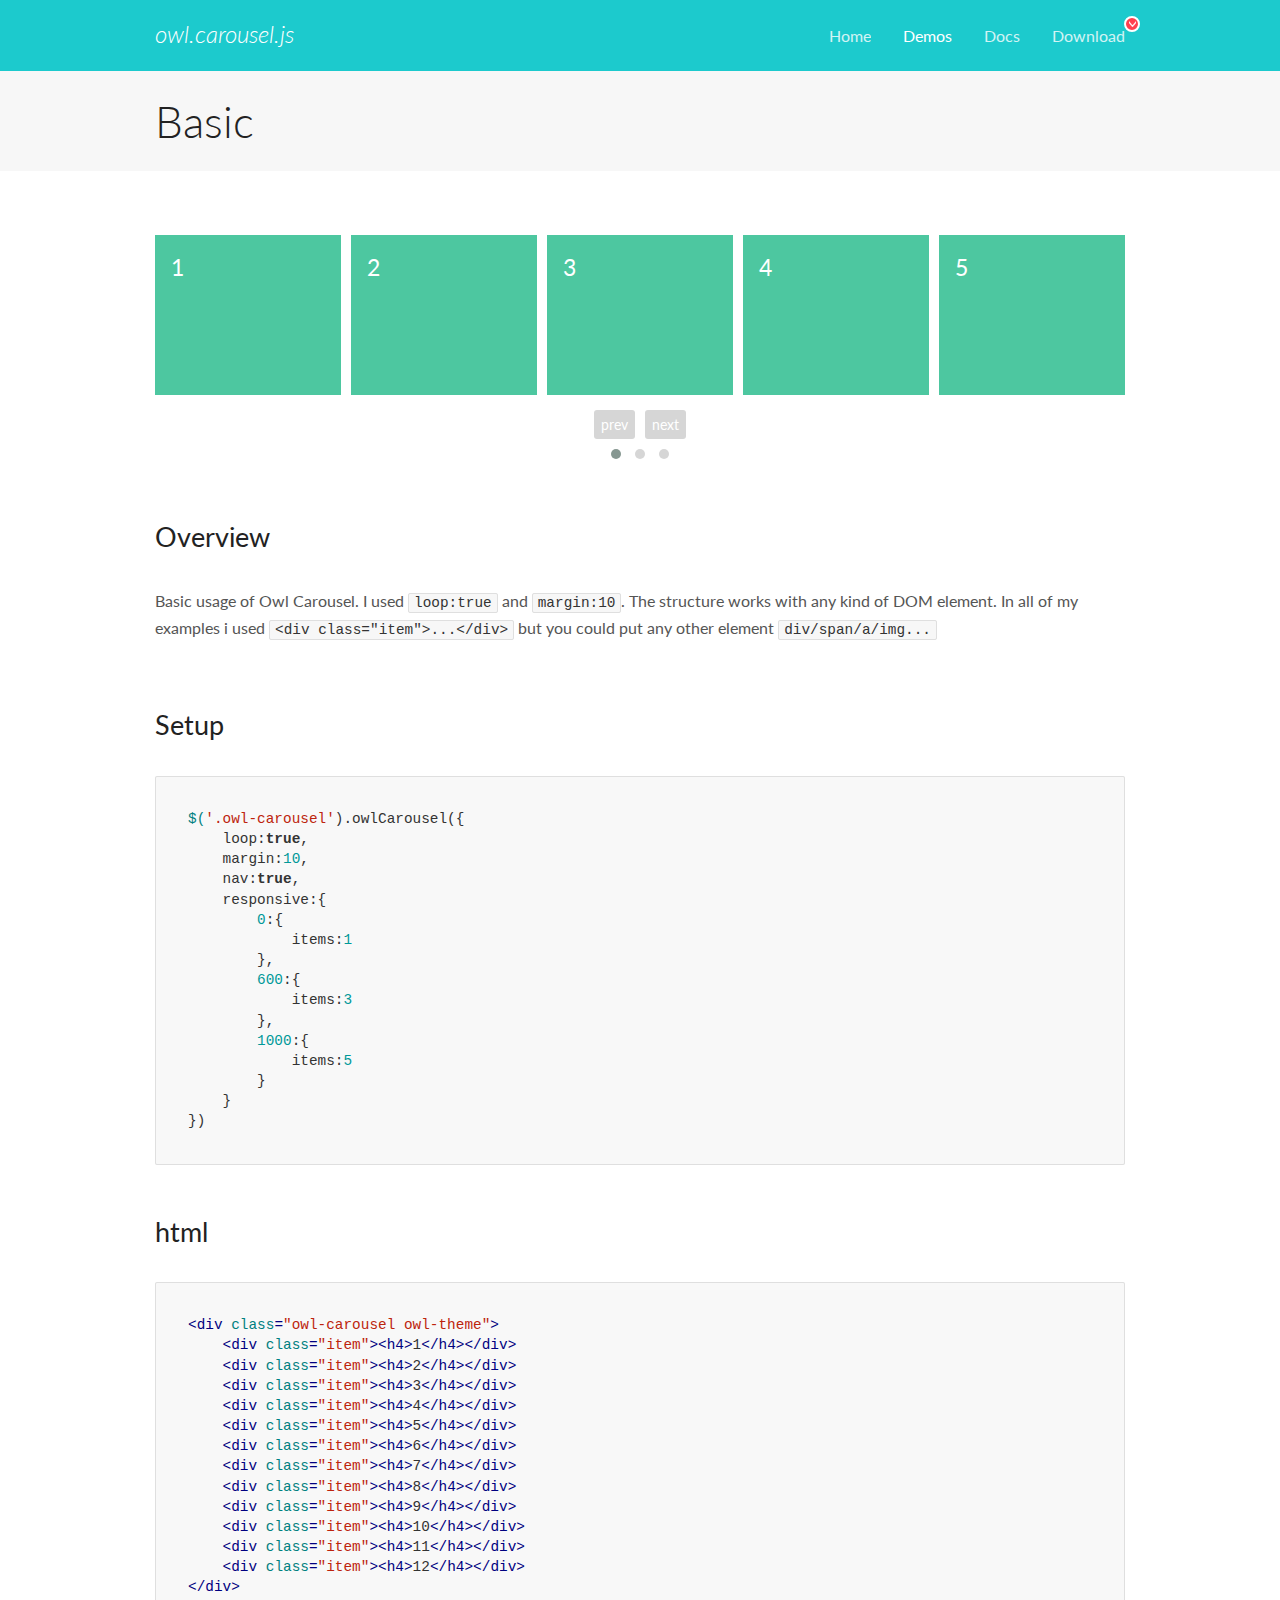
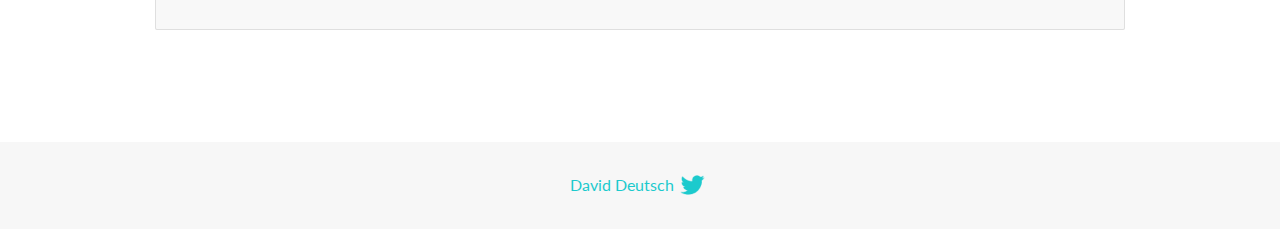
<file: assets/lib/owl.carousel/docs/demos/basic.html>
<!DOCTYPE html>
<html lang="en">
  <head>

    <!-- head -->
    <meta charset="utf-8">
    <meta name="msapplication-tap-highlight" content="no" />
    <meta name="viewport" content="width=device-width, initial-scale=1.0" />
    <meta name="description" content="Basic usage demo">
    <meta name="author" content="David Deutsch">
    <title>
      Basic Demo | Owl Carousel | 2.2.1
    </title>

    <!-- Stylesheets -->
    <link href='https://fonts.googleapis.com/css?family=Lato:300,400,700,400italic,300italic' rel='stylesheet' type='text/css'>
    <link rel="stylesheet" href="../assets/css/docs.theme.min.css">

    <!-- Owl Stylesheets -->
    <link rel="stylesheet" href="../assets/owlcarousel/assets/owl.carousel.min.css">
    <link rel="stylesheet" href="../assets/owlcarousel/assets/owl.theme.default.min.css">

    <!-- HTML5 shim and Respond.js IE8 support of HTML5 elements and media queries -->

    <!--[if lt IE 9]>
      <script src="https://oss.maxcdn.com/libs/html5shiv/3.7.0/html5shiv.js"></script>
      <script src="https://oss.maxcdn.com/libs/respond.js/1.3.0/respond.min.js"></script>
    <![endif]-->

    <!-- Favicons -->
    <link rel="apple-touch-icon-precomposed" sizes="144x144" href="../assets/ico/apple-touch-icon-144-precomposed.png">
    <link rel="shortcut icon" href="../assets/ico/favicon.png">
    <link rel="shortcut icon" href="favicon.ico">

    <!-- Yeah i know js should not be in header. Its required for demos.-->

    <!-- javascript -->
    <script src="../assets/vendors/jquery.min.js"></script>
    <script src="../assets/owlcarousel/owl.carousel.js"></script>
  </head>
  <body>

    <!-- header -->
    <header class="header">
      <div class="row">
        <div class="large-12 columns">
          <div class="brand left">
            <h3>
              <a href="/OwlCarousel2/">owl.carousel.js</a> 
            </h3>
          </div>
          <a id="toggle-nav" class="right">
            <span></span> <span></span> <span></span> 
          </a> 
          <div class="nav-bar">
            <ul class="clearfix">
              <li> <a href="/OwlCarousel2/index.html">Home</a>  </li>
              <li class="active">
                <a href="/OwlCarousel2/demos/demos.html">Demos</a> 
              </li>
              <li> <a href="/OwlCarousel2/docs/started-welcome.html">Docs</a>  </li>
              <li>
                <a href="https://github.com/OwlCarousel2/OwlCarousel2/archive/2.2.1.zip">Download</a> 
                <span class="download"></span> 
              </li>
            </ul>
          </div>
        </div>
      </div>
    </header>

    <!-- title -->
    <section class="title">
      <div class="row">
        <div class="large-12 columns">
          <h1>Basic</h1>
        </div>
      </div>
    </section>

    <!--  Demos -->
    <section id="demos">
      <div class="row">
        <div class="large-12 columns">
          <div class="owl-carousel owl-theme">
            <div class="item">
              <h4>1</h4>
            </div>
            <div class="item">
              <h4>2</h4>
            </div>
            <div class="item">
              <h4>3</h4>
            </div>
            <div class="item">
              <h4>4</h4>
            </div>
            <div class="item">
              <h4>5</h4>
            </div>
            <div class="item">
              <h4>6</h4>
            </div>
            <div class="item">
              <h4>7</h4>
            </div>
            <div class="item">
              <h4>8</h4>
            </div>
            <div class="item">
              <h4>9</h4>
            </div>
            <div class="item">
              <h4>10</h4>
            </div>
            <div class="item">
              <h4>11</h4>
            </div>
            <div class="item">
              <h4>12</h4>
            </div>
          </div>
          <h3 id="overview">Overview</h3>
          <p>Basic usage of Owl Carousel. I used <code>loop:true</code> and <code>margin:10</code>. The structure works with any kind of DOM element. In all of my examples i used <code>&lt;div class=&quot;item&quot;&gt;...&lt;/div&gt;</code> but you could
            put any other element <code>div/span/a/img...</code></p>
          <h3 id="setup">Setup</h3>
          <pre><code>$(&#39;.owl-carousel&#39;).owlCarousel({
    loop:true,
    margin:10,
    nav:true,
    responsive:{
        0:{
            items:1
        },
        600:{
            items:3
        },
        1000:{
            items:5
        }
    }
})</code></pre>
          <h3 id="html">html</h3>
          <pre><code>&lt;div class=&quot;owl-carousel owl-theme&quot;&gt;
    &lt;div class=&quot;item&quot;&gt;&lt;h4&gt;1&lt;/h4&gt;&lt;/div&gt;
    &lt;div class=&quot;item&quot;&gt;&lt;h4&gt;2&lt;/h4&gt;&lt;/div&gt;
    &lt;div class=&quot;item&quot;&gt;&lt;h4&gt;3&lt;/h4&gt;&lt;/div&gt;
    &lt;div class=&quot;item&quot;&gt;&lt;h4&gt;4&lt;/h4&gt;&lt;/div&gt;
    &lt;div class=&quot;item&quot;&gt;&lt;h4&gt;5&lt;/h4&gt;&lt;/div&gt;
    &lt;div class=&quot;item&quot;&gt;&lt;h4&gt;6&lt;/h4&gt;&lt;/div&gt;
    &lt;div class=&quot;item&quot;&gt;&lt;h4&gt;7&lt;/h4&gt;&lt;/div&gt;
    &lt;div class=&quot;item&quot;&gt;&lt;h4&gt;8&lt;/h4&gt;&lt;/div&gt;
    &lt;div class=&quot;item&quot;&gt;&lt;h4&gt;9&lt;/h4&gt;&lt;/div&gt;
    &lt;div class=&quot;item&quot;&gt;&lt;h4&gt;10&lt;/h4&gt;&lt;/div&gt;
    &lt;div class=&quot;item&quot;&gt;&lt;h4&gt;11&lt;/h4&gt;&lt;/div&gt;
    &lt;div class=&quot;item&quot;&gt;&lt;h4&gt;12&lt;/h4&gt;&lt;/div&gt;
&lt;/div&gt;</code></pre>
          <script>
            $(document).ready(function() {
              var owl = $('.owl-carousel');
              owl.owlCarousel({
                margin: 10,
                nav: true,
                loop: true,
                responsive: {
                  0: {
                    items: 1
                  },
                  600: {
                    items: 3
                  },
                  1000: {
                    items: 5
                  }
                }
              })
            })
          </script>
        </div>
      </div>
    </section>

    <!-- footer -->
    <footer class="footer">
      <div class="row">
        <div class="large-12 columns">
          <h5>
            <a href="/OwlCarousel2/docs/support-contact.html">David Deutsch</a> 
            <a id="custom-tweet-button" href="https://twitter.com/share?url=https://github.com/OwlCarousel2/OwlCarousel2&text=Owl Carousel - This is so awesome! " target="_blank"></a> 
          </h5>
        </div>
      </div>
    </footer>

    <!-- vendors -->
    <script src="../assets/vendors/highlight.js"></script>
    <script src="../assets/js/app.js"></script>
  </body>
</html>
</file>
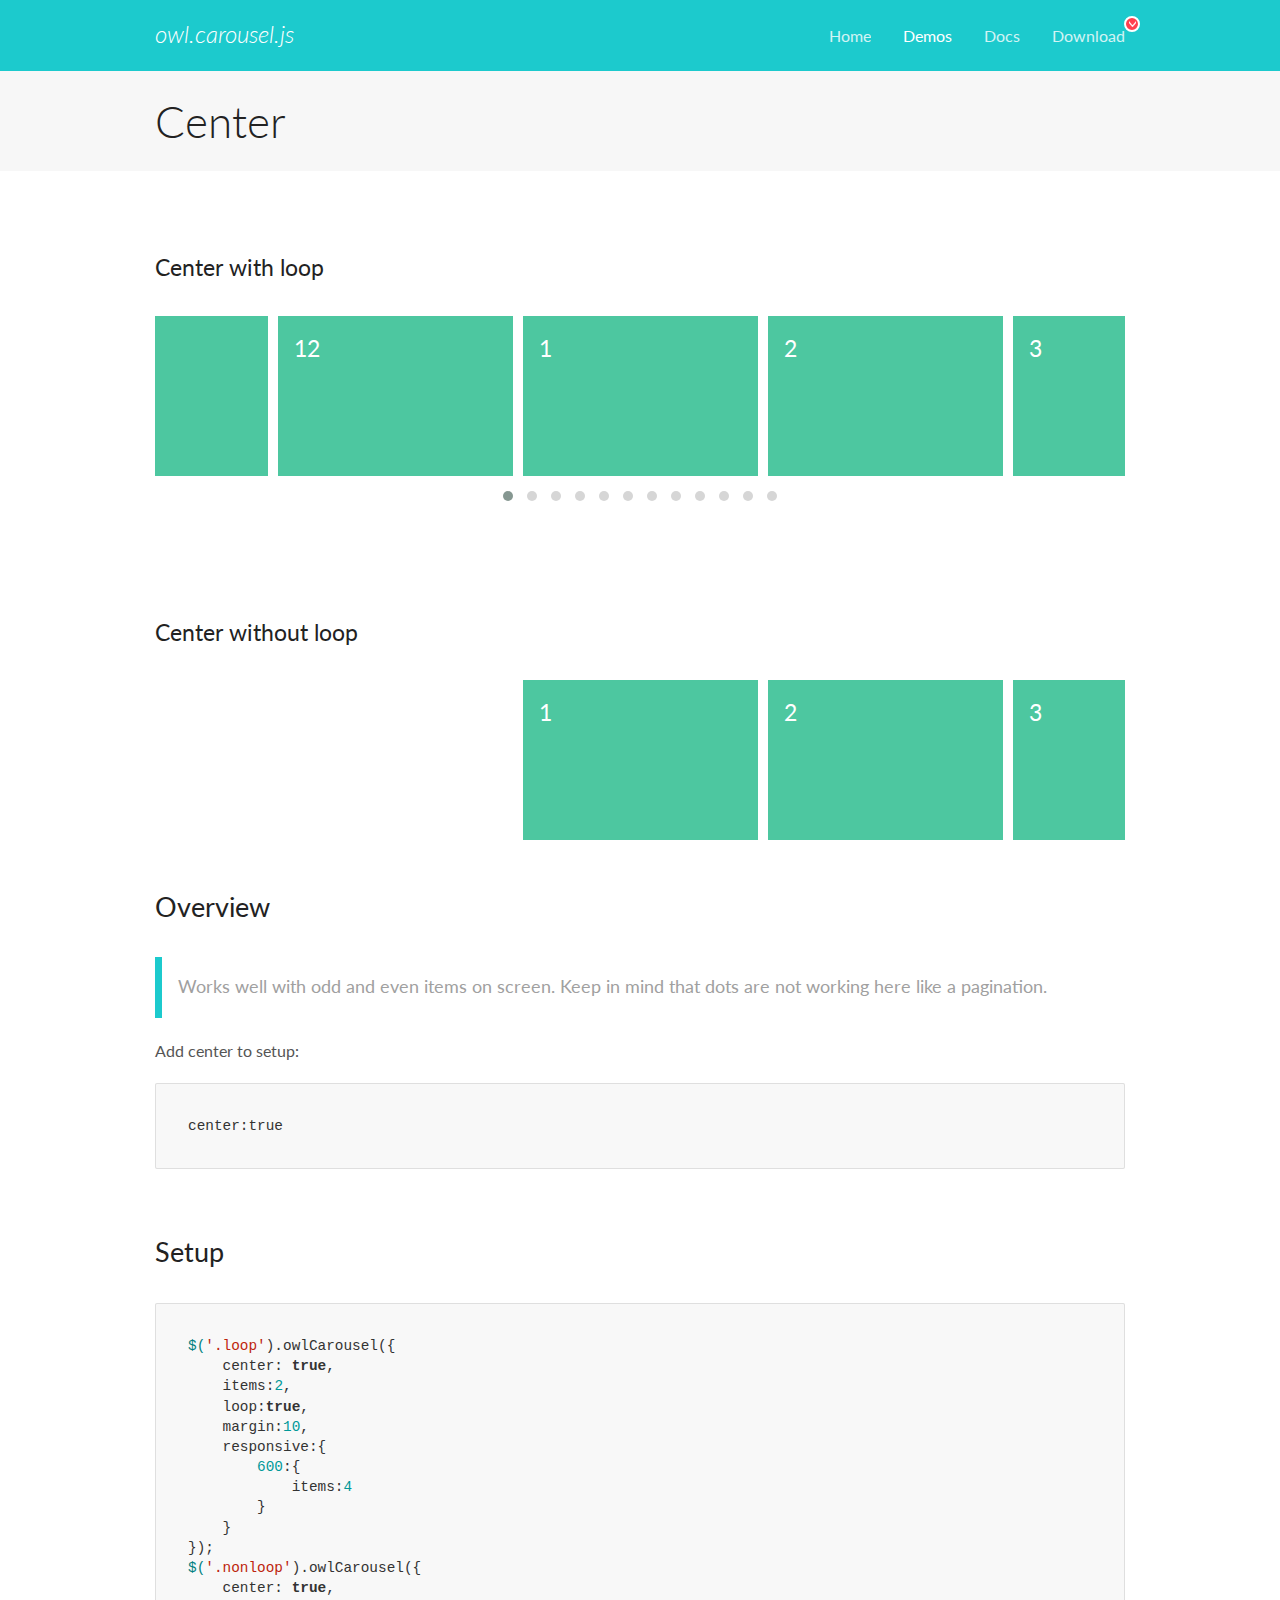
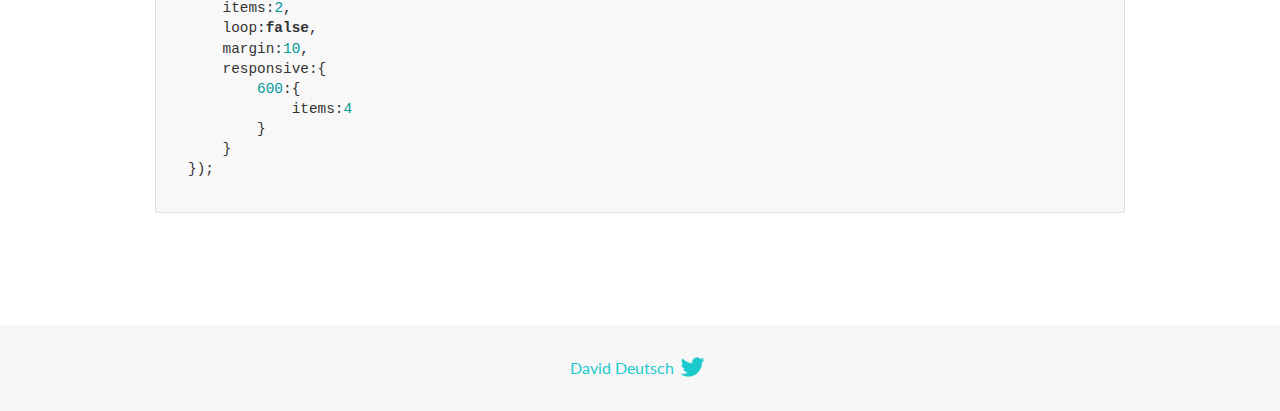
<file: assets/lib/owl.carousel/docs/demos/center.html>
<!DOCTYPE html>
<html lang="en">
  <head>

    <!-- head -->
    <meta charset="utf-8">
    <meta name="msapplication-tap-highlight" content="no" />
    <meta name="viewport" content="width=device-width, initial-scale=1.0" />
    <meta name="description" content="Center carousel">
    <meta name="author" content="David Deutsch">
    <title>
      Center Demo | Owl Carousel | 2.2.1
    </title>

    <!-- Stylesheets -->
    <link href='https://fonts.googleapis.com/css?family=Lato:300,400,700,400italic,300italic' rel='stylesheet' type='text/css'>
    <link rel="stylesheet" href="../assets/css/docs.theme.min.css">

    <!-- Owl Stylesheets -->
    <link rel="stylesheet" href="../assets/owlcarousel/assets/owl.carousel.min.css">
    <link rel="stylesheet" href="../assets/owlcarousel/assets/owl.theme.default.min.css">

    <!-- HTML5 shim and Respond.js IE8 support of HTML5 elements and media queries -->

    <!--[if lt IE 9]>
      <script src="https://oss.maxcdn.com/libs/html5shiv/3.7.0/html5shiv.js"></script>
      <script src="https://oss.maxcdn.com/libs/respond.js/1.3.0/respond.min.js"></script>
    <![endif]-->

    <!-- Favicons -->
    <link rel="apple-touch-icon-precomposed" sizes="144x144" href="../assets/ico/apple-touch-icon-144-precomposed.png">
    <link rel="shortcut icon" href="../assets/ico/favicon.png">
    <link rel="shortcut icon" href="favicon.ico">

    <!-- Yeah i know js should not be in header. Its required for demos.-->

    <!-- javascript -->
    <script src="../assets/vendors/jquery.min.js"></script>
    <script src="../assets/owlcarousel/owl.carousel.js"></script>
  </head>
  <body>

    <!-- header -->
    <header class="header">
      <div class="row">
        <div class="large-12 columns">
          <div class="brand left">
            <h3>
              <a href="/OwlCarousel2/">owl.carousel.js</a> 
            </h3>
          </div>
          <a id="toggle-nav" class="right">
            <span></span> <span></span> <span></span> 
          </a> 
          <div class="nav-bar">
            <ul class="clearfix">
              <li> <a href="/OwlCarousel2/index.html">Home</a>  </li>
              <li class="active">
                <a href="/OwlCarousel2/demos/demos.html">Demos</a> 
              </li>
              <li> <a href="/OwlCarousel2/docs/started-welcome.html">Docs</a>  </li>
              <li>
                <a href="https://github.com/OwlCarousel2/OwlCarousel2/archive/2.2.1.zip">Download</a> 
                <span class="download"></span> 
              </li>
            </ul>
          </div>
        </div>
      </div>
    </header>

    <!-- title -->
    <section class="title">
      <div class="row">
        <div class="large-12 columns">
          <h1>Center</h1>
        </div>
      </div>
    </section>

    <!--  Demos -->
    <section id="demos">
      <div class="row">
        <div class="large-12 columns">
          <h4 id="center-with-loop">Center with loop</h4>
          <div class="loop owl-carousel owl-theme">
            <div class="item">
              <h4>1</h4>
            </div>
            <div class="item">
              <h4>2</h4>
            </div>
            <div class="item">
              <h4>3</h4>
            </div>
            <div class="item">
              <h4>4</h4>
            </div>
            <div class="item">
              <h4>5</h4>
            </div>
            <div class="item">
              <h4>6</h4>
            </div>
            <div class="item">
              <h4>7</h4>
            </div>
            <div class="item">
              <h4>8</h4>
            </div>
            <div class="item">
              <h4>9</h4>
            </div>
            <div class="item">
              <h4>10</h4>
            </div>
            <div class="item">
              <h4>11</h4>
            </div>
            <div class="item">
              <h4>12</h4>
            </div>
          </div>
          <br>
          <h4 id="center-without-loop">Center without loop</h4>
          <div class="nonloop owl-carousel">
            <div class="item">
              <h4>1</h4>
            </div>
            <div class="item">
              <h4>2</h4>
            </div>
            <div class="item">
              <h4>3</h4>
            </div>
            <div class="item">
              <h4>4</h4>
            </div>
            <div class="item">
              <h4>5</h4>
            </div>
            <div class="item">
              <h4>6</h4>
            </div>
            <div class="item">
              <h4>7</h4>
            </div>
            <div class="item">
              <h4>8</h4>
            </div>
            <div class="item">
              <h4>9</h4>
            </div>
            <div class="item">
              <h4>10</h4>
            </div>
            <div class="item">
              <h4>11</h4>
            </div>
            <div class="item">
              <h4>12</h4>
            </div>
          </div>
          <h3 id="overview">Overview</h3>
          <blockquote>
            <p>Works well with odd and even items on screen. Keep in mind that dots are not working here like a pagination.</p>
          </blockquote>
          <p>Add center to setup:</p>
          <pre><code>center:true</code></pre>
          <h3 id="setup">Setup</h3>
          <pre><code>$(&#39;.loop&#39;).owlCarousel({
    center: true,
    items:2,
    loop:true,
    margin:10,
    responsive:{
        600:{
            items:4
        }
    }
});
$(&#39;.nonloop&#39;).owlCarousel({
    center: true,
    items:2,
    loop:false,
    margin:10,
    responsive:{
        600:{
            items:4
        }
    }
});</code></pre>
          <script>
            jQuery(document).ready(function($) {
              $('.loop').owlCarousel({
                center: true,
                items: 2,
                loop: true,
                margin: 10,
                responsive: {
                  600: {
                    items: 4
                  }
                }
              });
              $('.nonloop').owlCarousel({
                center: true,
                items: 2,
                loop: false,
                margin: 10,
                responsive: {
                  600: {
                    items: 4
                  }
                }
              });
            });
          </script>
        </div>
      </div>
    </section>

    <!-- footer -->
    <footer class="footer">
      <div class="row">
        <div class="large-12 columns">
          <h5>
            <a href="/OwlCarousel2/docs/support-contact.html">David Deutsch</a> 
            <a id="custom-tweet-button" href="https://twitter.com/share?url=https://github.com/OwlCarousel2/OwlCarousel2&text=Owl Carousel - This is so awesome! " target="_blank"></a> 
          </h5>
        </div>
      </div>
    </footer>

    <!-- vendors -->
    <script src="../assets/vendors/highlight.js"></script>
    <script src="../assets/js/app.js"></script>
  </body>
</html>
</file>
